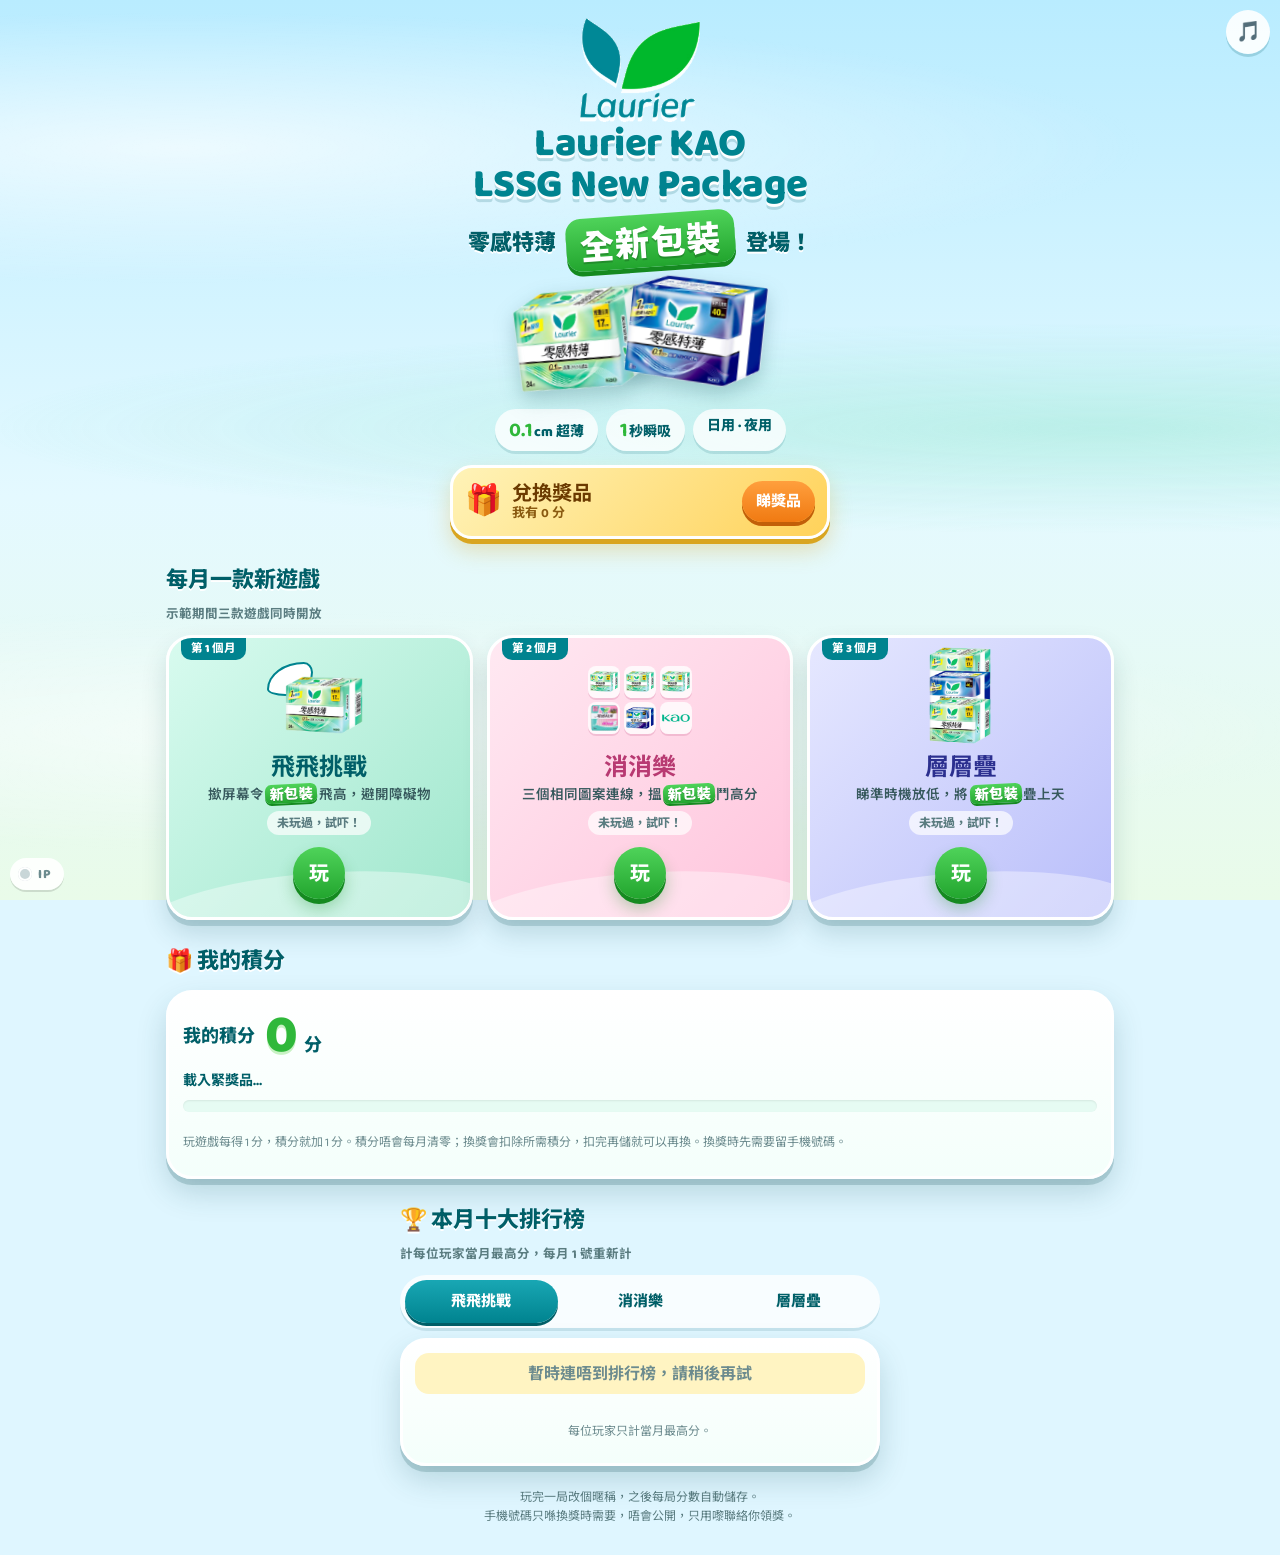
<file: index.html>
<!doctype html>
<html lang="zh-HK">
<head>
<meta charset="utf-8">
<meta name="viewport" content="width=device-width,initial-scale=1,viewport-fit=cover">
<meta name="theme-color" content="#b9ecff">
<title>Laurier KAO LSSG New Package 遊戲大廳</title>
<meta name="description" content="Laurier 零感特薄新包裝小遊戲：飛飛挑戰、消消樂、層層疊。揀一款即玩，挑戰十大排行榜！">
<meta property="og:title" content="Laurier KAO LSSG New Package 遊戲大廳">
<meta property="og:description" content="三款 Laurier 零感特薄新包裝小遊戲，揀一款即玩，挑戰十大排行榜！">
<meta property="og:image" content="shared/assets/new1.png?v=3">
<link rel="icon" href="shared/assets/leaf.png?v=3">
<link rel="apple-touch-icon" href="shared/assets/leaf.png?v=3">
<link rel="preconnect" href="https://fonts.googleapis.com">
<link rel="preconnect" href="https://fonts.gstatic.com" crossorigin>
<link href="https://fonts.googleapis.com/css2?family=Baloo+2:wght@600;800&family=Noto+Sans+HK:wght@500;700;900&display=swap" rel="stylesheet">
<link rel="stylesheet" href="shared/common.css?v=21">
<link rel="stylesheet" href="shared/ip.css?v=16">
<script src="shared/ip.js?v=16"></script>
<link rel="stylesheet" href="hub.css?v=18">
</head>
<body class="hub">
<div class="bubbles" aria-hidden="true"></div>
<button class="icon-btn" id="mute" type="button">🎵</button>

<main class="lobby">
  <header class="hero">
    <span class="ip-badge ip-only">IP 期間限定版</span>
    <img class="ip-art ip-mascot" data-ip-art="mascot.png" alt="">
    <img class="logo" src="shared/assets/logo.png?v=3" alt="Laurier">
    <h1 class="title">Laurier KAO<br>LSSG New Package</h1>
    <p class="np-hero"><span class="np-line">零感特薄</span><span class="np np-big">全新包裝</span><span class="np-line">登場！</span></p>
    <div class="hero-packs" aria-hidden="true">
      <img class="hp hp-day" src="shared/assets/new1.png?v=3" alt="">
      <img class="hp hp-night" src="shared/assets/new2.png?v=3" alt="">
    </div>
    <ul class="chips" aria-label="產品特點">
      <li><b>0.1</b>cm 超薄</li>
      <li><b>1</b>秒瞬吸</li>
      <li>日用 · 夜用</li>
    </ul>
    <button class="rewards-btn" type="button" data-rewards>
      <span class="rb-icon" aria-hidden="true">🎁</span>
      <span class="rb-text"><b>兌換獎品</b><small>我有 <span data-pts>0 分</span></small></span>
      <span class="rb-go">睇獎品</span>
    </button>
  </header>

  <section aria-labelledby="pickTitle">
    <h2 class="sec-title" id="pickTitle">每月一款新遊戲</h2>
    <p class="lb-reset" id="scheduleNote">示範期間三款遊戲同時開放</p>
    <div class="games">
      <a class="game-card g-fly" href="fly/" data-game="fly">
        <span class="month-tag">第 1 個月</span>
        <div class="art" aria-hidden="true">
          <span class="wing"></span>
          <img src="shared/assets/new1.png?v=3" alt="">
        </div>
        <div class="info">
          <h3>飛飛挑戰</h3>
          <p>撳屏幕令<b class="np">新包裝</b>飛高，避開障礙物</p>
          <span class="best" data-best="laurier_fly_best"></span>
        </div>
        <span class="go">玩</span>
      </a>
      <a class="game-card g-match" href="match/" data-game="match">
        <span class="month-tag">第 2 個月</span>
        <div class="art" aria-hidden="true">
          <div class="mini-grid">
            <img src="shared/assets/new1.png?v=3" alt=""><img src="shared/assets/new1.png?v=3" alt=""><img src="shared/assets/new1.png?v=3" alt="">
            <img src="shared/assets/old1.png?v=3" alt=""><img src="shared/assets/new2.png?v=3" alt=""><img src="shared/assets/kao.png?v=3" alt="">
          </div>
        </div>
        <div class="info">
          <h3>消消樂</h3>
          <p>三個相同圖案連線，搵<b class="np">新包裝</b>鬥高分</p>
          <span class="best" data-best="laurier_match_best"></span>
        </div>
        <span class="go">玩</span>
      </a>
      <a class="game-card g-stack" href="stack/" data-game="stack">
        <span class="month-tag">第 3 個月</span>
        <div class="art" aria-hidden="true">
          <img class="s3" src="shared/assets/new1.png?v=3" alt="">
          <img class="s2" src="shared/assets/new2.png?v=3" alt="">
          <img class="s1" src="shared/assets/new1.png?v=3" alt="">
        </div>
        <div class="info">
          <h3>層層疊</h3>
          <p>睇準時機放低，將<b class="np">新包裝</b>疊上天</p>
          <span class="best" data-best="laurier_stack_best"></span>
        </div>
        <span class="go">玩</span>
      </a>
    </div>
  </section>

  <section class="wallet" aria-labelledby="walletTitle">
    <h2 class="sec-title" id="walletTitle">🎁 我的積分</h2>
    <div class="card wallet-card" data-rewards-inline></div>
  </section>

  <section class="board-sec" aria-labelledby="lbTitle">
    <img class="ip-art ip-corner" data-ip-art="corner.png" alt="">
    <h2 class="sec-title" id="lbTitle">🏆 本月十大排行榜</h2>
    <p class="lb-reset">計每位玩家當月最高分，每月 1 號重新計</p>
    <div class="tabs" role="tablist">
      <button type="button" role="tab" class="tab on" data-game="fly" aria-selected="true">飛飛挑戰</button>
      <button type="button" role="tab" class="tab" data-game="match" aria-selected="false">消消樂</button>
      <button type="button" role="tab" class="tab" data-game="stack" aria-selected="false">層層疊</button>
    </div>
    <div class="card board-card">
      <ol class="lb" id="lbList"></ol>
      <p class="lb-note" id="lbNote"></p>
    </div>
  </section>

  <footer class="foot">玩完一局改個暱稱，之後每局分數自動儲存。<br>手機號碼只喺換獎時需要，唔會公開，只用嚟聯絡你領獎。</footer>
</main>



<script src="shared/config.js?v=16"></script>
<script src="shared/common.js?v=16"></script>
<script src="shared/rewards.js?v=21"></script>
<script src="hub.js?v=16"></script>
</body>
</html>
</file>
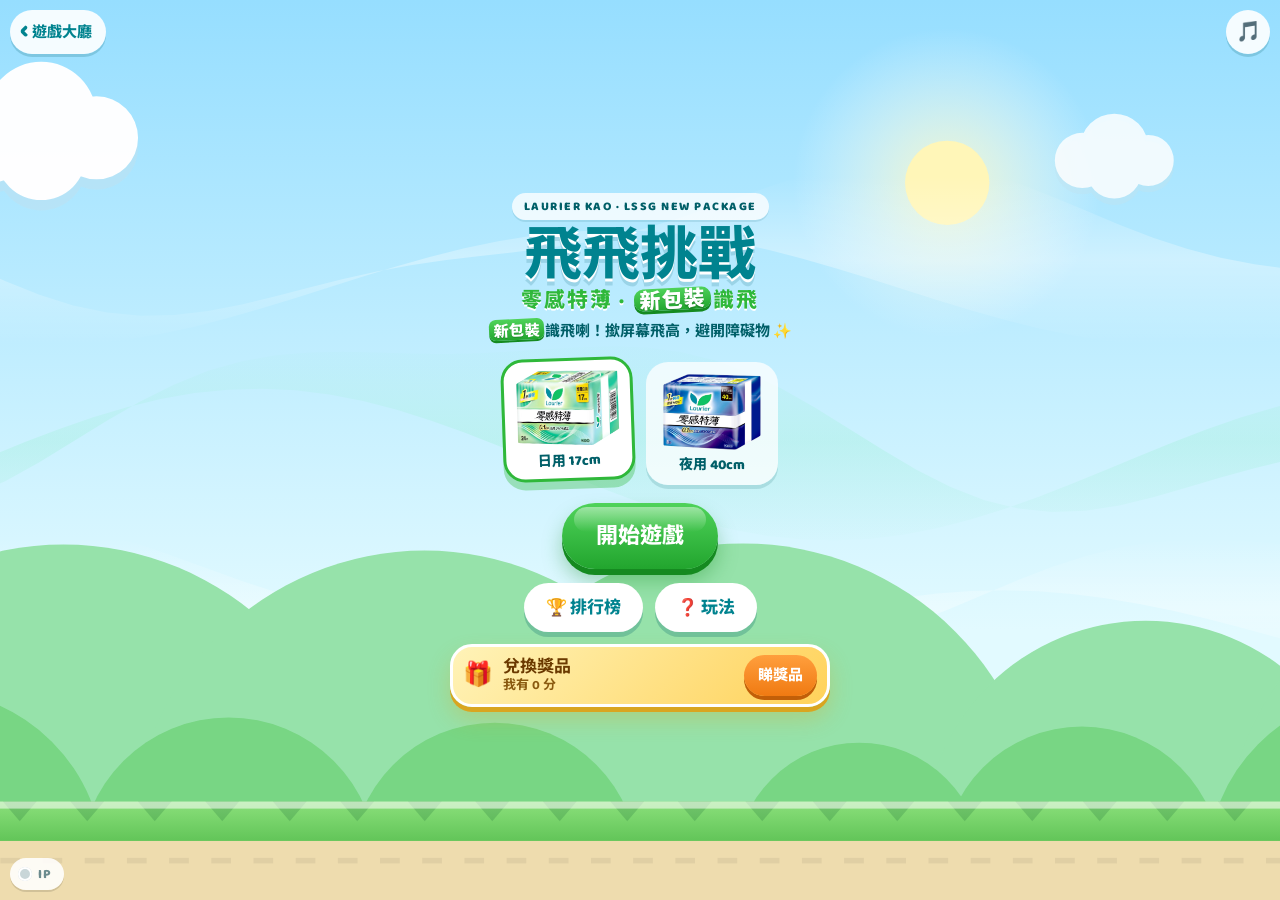
<file: fly/index.html>
<!doctype html>
<html lang="zh-HK">
<head>
<meta charset="utf-8">
<meta name="viewport" content="width=device-width,initial-scale=1,maximum-scale=1,user-scalable=no,viewport-fit=cover">
<meta name="theme-color" content="#b9ecff">
<title>Laurier 零感特薄 飛飛挑戰</title>
<meta name="description" content="Laurier KAO LSSG New Package 小遊戲：撳屏幕令新包裝飛高，避開障礙物，挑戰排行榜！">
<meta property="og:title" content="Laurier 零感特薄 飛飛挑戰">
<meta property="og:description" content="撳屏幕令 Laurier 新包裝飛高，避開障礙物，衝入十大排行榜！">
<meta property="og:image" content="../shared/assets/new1.png?v=3">
<link rel="icon" href="../shared/assets/leaf.png?v=3">
<link rel="apple-touch-icon" href="../shared/assets/leaf.png?v=3">
<link rel="preconnect" href="https://fonts.googleapis.com">
<link rel="preconnect" href="https://fonts.gstatic.com" crossorigin>
<link href="https://fonts.googleapis.com/css2?family=Baloo+2:wght@600;800&family=Noto+Sans+HK:wght@500;700;900&display=swap" rel="stylesheet">
<link rel="stylesheet" href="../shared/common.css?v=21">
<link rel="stylesheet" href="../shared/ip.css?v=18">
<script src="../shared/ip.js?v=18"></script>
<link rel="stylesheet" href="style.css?v=18">
</head>
<body>
<div class="bubbles" aria-hidden="true"></div>
<canvas id="game" aria-label="遊戲畫面"></canvas>

<a class="home-btn" id="lobby" href="../">遊戲大廳</a>
<button class="icon-btn" id="mute" type="button">🎵</button>

<!-- HUD -->
<div id="hud" hidden>
  <div class="hud-score" id="score">0</div>
  <div class="hud-tip" id="tip">撳屏幕飛高！</div>
</div>

<!-- Home -->
<section class="screen" id="home">
  <img class="ip-art ip-mascot" data-ip-art="mascot.png" alt="">
  <span class="eyebrow">Laurier KAO · LSSG New Package</span>
  <h1 class="game-title">飛飛挑戰<small>零感特薄 · <b class="np">新包裝</b>識飛</small></h1>
  <p class="tagline"><b class="np">新包裝</b>識飛喇！撳屏幕飛高，避開障礙物 ✨</p>

  <div class="pick" role="radiogroup" aria-label="揀角色">
    <button type="button" class="pick-item on" data-skin="new1" role="radio" aria-checked="true">
      <img src="../shared/assets/new1.png?v=3" alt="零感特薄 17cm 新包裝"><span>日用 17cm</span>
    </button>
    <button type="button" class="pick-item" data-skin="new2" role="radio" aria-checked="false">
      <img src="../shared/assets/new2.png?v=3" alt="零感特薄 40cm 新包裝"><span>夜用 40cm</span>
    </button>
  </div>

  <button class="btn pulse" id="play" type="button">開始遊戲</button>
  <div class="btn-row">
    <button class="btn ghost" id="openLb" type="button">🏆 排行榜</button>
    <button class="btn ghost" id="openHow" type="button">❓ 玩法</button>
  </div>
  <button class="rewards-btn small" type="button" data-rewards>
    <span class="rb-icon" aria-hidden="true">🎁</span>
    <span class="rb-text"><b>兌換獎品</b><small>我有 <span data-pts>0 分</span></small></span>
    <span class="rb-go">睇獎品</span>
  </button>
</section>

<!-- Game over -->
<section class="screen" id="over" hidden>
  <div class="card pop">
    <h2 id="overTitle">Game Over</h2>
    <div class="sub">今次得分</div>
    <div class="big-score" id="finalScore">0</div>
    <div class="sub" id="bestLine">最佳：0</div>
    <button class="btn share-btn" type="button" data-share>📸 分享成績到 IG</button>

    <form class="submit-form" id="submitForm" novalidate>
      <div class="fields">
        <label for="nick">改個暱稱儲存分數（之後每局自動儲存）</label>
        <input id="nick" name="nick" type="text" maxlength="12" autocomplete="nickname" placeholder="例如：Laurier仔">
        <button class="btn teal small" type="submit">儲存分數 🏆</button>
      </div>
      <p class="form-msg"></p>
    </form>

    <div class="btn-row">
      <button class="btn small" id="again" type="button">再玩一次</button>
      <button class="btn ghost" id="overLb" type="button">排行榜</button>
      <button class="btn ghost" type="button" data-rewards>🎁 兌換獎品</button>
      <a class="btn ghost" href="../">遊戲大廳</a>
    </div>
  </div>
</section>

<!-- Leaderboard modal -->
<div class="modal" id="lbModal" hidden>
  <div class="card pop">
    <button class="close" type="button" data-close aria-label="關閉">×</button>
    <h2>🏆 本月十大排行榜</h2>
    <div class="sub">零感特薄 · 飛飛挑戰</div>
    <ol class="lb" id="lbList"></ol>
    <p class="lb-note" id="lbNote"></p>
  </div>
</div>

<!-- How to play modal -->
<div class="modal" id="howModal" hidden>
  <div class="card pop how">
    <button class="close" type="button" data-close aria-label="關閉">×</button>
    <h2>點樣玩？</h2>
    <ol>
      <li>👆 撳一下屏幕（或者按空白鍵），新包裝就會拍翼飛高。</li>
      <li>🙌 唔撳就會慢慢跌落嚟。</li>
      <li>🌿 每穿過一組障礙物加 1 分。</li>
      <li>⚡ 越飛越快，空位亦會越嚟越窄！</li>
      <li>🏆 每得 1 分，你嘅積分就加 1 分；儲夠積分可以喺「🎁 兌換獎品」換獎品，換咗會扣分，再儲可以再換！</li>
    </ol>
    <button class="btn small" type="button" data-close>明白！</button>
  </div>
</div>

<script src="../shared/config.js?v=18"></script>
<script src="../shared/common.js?v=18"></script>
<script src="../shared/share.js?v=18"></script>
<script src="../shared/spotlight.js?v=19"></script>
<script src="../shared/rewards.js?v=21"></script>
<script src="game.js?v=19"></script>
</body>
</html>
</file>
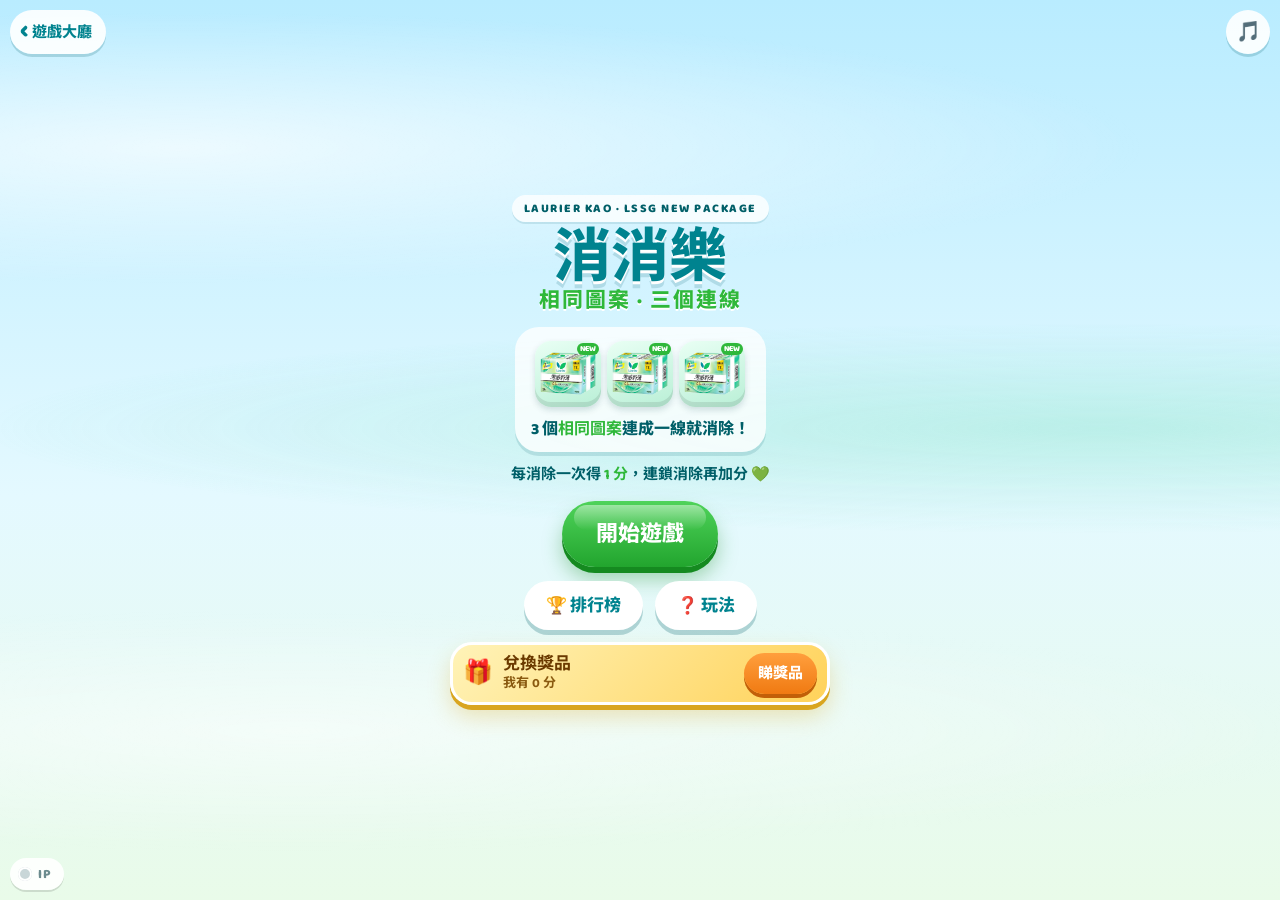
<file: match/index.html>
<!doctype html>
<html lang="zh-HK">
<head>
<meta charset="utf-8">
<meta name="viewport" content="width=device-width,initial-scale=1,maximum-scale=1,user-scalable=no,viewport-fit=cover">
<meta name="theme-color" content="#b9ecff">
<title>Laurier 消消樂</title>
<meta name="description" content="Laurier KAO LSSG New Package 小遊戲：三個相同圖案連成一線就消除，每消除一次得 1 分，挑戰排行榜！">
<meta property="og:title" content="Laurier 消消樂">
<meta property="og:description" content="三個相同圖案連成一線就消除，每消除一次得 1 分！">
<meta property="og:image" content="../shared/assets/new2.png?v=3">
<link rel="icon" href="../shared/assets/leaf.png?v=3">
<link rel="apple-touch-icon" href="../shared/assets/leaf.png?v=3">
<link rel="preconnect" href="https://fonts.googleapis.com">
<link rel="preconnect" href="https://fonts.gstatic.com" crossorigin>
<link href="https://fonts.googleapis.com/css2?family=Baloo+2:wght@600;800&family=Noto+Sans+HK:wght@500;700;900&display=swap" rel="stylesheet">
<link rel="stylesheet" href="../shared/common.css?v=21">
<link rel="stylesheet" href="../shared/ip.css?v=18">
<script src="../shared/ip.js?v=18"></script>
<link rel="stylesheet" href="style.css?v=18">
</head>
<body>
<div class="bubbles" aria-hidden="true"></div>
<a class="home-btn" id="lobby" href="../">遊戲大廳</a>
<button class="icon-btn" id="mute" type="button">🎵</button>

<!-- Home -->
<section class="screen" id="home">
  <img class="ip-art ip-mascot" data-ip-art="mascot.png" alt="">
  <span class="eyebrow">Laurier KAO · LSSG New Package</span>
  <h1 class="game-title">消消樂<small>相同圖案 · 三個連線</small></h1>

  <div class="howto" aria-label="三個相同圖案連成一線就消除">
    <div class="row3">
      <span class="tile-demo t-new"><img src="../shared/assets/new1.png?v=3" alt=""></span>
      <span class="tile-demo t-new"><img src="../shared/assets/new1.png?v=3" alt=""></span>
      <span class="tile-demo t-new"><img src="../shared/assets/new1.png?v=3" alt=""></span>
      <span class="pop-star" aria-hidden="true">✨</span>
    </div>
    <p class="howto-cap">3 個<b>相同圖案</b>連成一線就消除！</p>
  </div>
  <p class="tagline">每消除一次得 <b>1 分</b>，連鎖消除再加分 💚</p>

  <button class="btn pulse" id="play" type="button">開始遊戲</button>
  <div class="btn-row">
    <button class="btn ghost" id="openLb" type="button">🏆 排行榜</button>
    <button class="btn ghost" id="openHow" type="button">❓ 玩法</button>
  </div>
  <button class="rewards-btn small" type="button" data-rewards>
    <span class="rb-icon" aria-hidden="true">🎁</span>
    <span class="rb-text"><b>兌換獎品</b><small>我有 <span data-pts>0 分</span></small></span>
    <span class="rb-go">睇獎品</span>
  </button>
</section>

<!-- Game -->
<section class="screen" id="play-screen" hidden>
  <div class="hud">
    <div class="hud-box"><span class="lbl">分數</span><span class="val" id="score">0</span></div>
    <div class="hud-time">
      <div class="timebar"><i id="timeFill"></i></div>
      <span id="timeText">60</span>
    </div>
    <div class="hud-box"><span class="lbl">最佳</span><span class="val" id="best">0</span></div>
  </div>
  <div class="board-wrap">
    <img class="ip-art ip-peek" data-ip-art="win.png" alt="">
    <div class="board" id="board"></div>
    <div class="shout" id="shout"></div>
  </div>
  <p class="hint-line">💡 滑動或者撳兩格相鄰嘅包裝交換位置</p>
</section>

<!-- Game over -->
<section class="screen" id="over" hidden>
  <div class="card pop">
    <h2 id="overTitle">時間到！</h2>
    <div class="sub">今次得分</div>
    <div class="big-score" id="finalScore">0</div>
    <div class="sub" id="bestLine">最佳：0</div>
    <button class="btn share-btn" type="button" data-share>📸 分享成績到 IG</button>
    <div class="stats" id="stats"></div>

    <form class="submit-form" id="submitForm" novalidate>
      <div class="fields">
        <label for="nick">改個暱稱儲存分數（之後每局自動儲存）</label>
        <input id="nick" name="nick" type="text" maxlength="12" autocomplete="nickname" placeholder="例如：Laurier仔">
        <button class="btn teal small" type="submit">儲存分數 🏆</button>
      </div>
      <p class="form-msg"></p>
    </form>

    <div class="btn-row">
      <button class="btn small" id="again" type="button">再玩一次</button>
      <button class="btn ghost" id="overLb" type="button">排行榜</button>
      <button class="btn ghost" type="button" data-rewards>🎁 兌換獎品</button>
      <a class="btn ghost" href="../">遊戲大廳</a>
    </div>
  </div>
</section>

<div class="modal" id="lbModal" hidden>
  <div class="card pop">
    <button class="close" type="button" data-close aria-label="關閉">×</button>
    <h2>🏆 本月十大排行榜</h2>
    <div class="sub">消消樂</div>
    <ol class="lb" id="lbList"></ol>
    <p class="lb-note" id="lbNote"></p>
  </div>
</div>

<div class="modal" id="howModal" hidden>
  <div class="card pop how">
    <button class="close" type="button" data-close aria-label="關閉">×</button>
    <h2>點樣玩？</h2>
    <ol>
      <li>👉 滑動（或者撳兩格）交換相鄰嘅包裝。</li>
      <li>✨ 三個或以上<b>相同圖案</b>連成一線就消除。</li>
      <li>💚 每消除一次得 1 分；跌落嚟自動連鎖消除，每次都再加 1 分！</li>
      <li>⚡ 連四個：變「直線清除」包裝；連五個或者 L／T 形：變「葉仔炸彈」！</li>
      <li>⏱️ 限時 60 秒，消除得越多次分數越高。</li>
      <li>🏆 每得 1 分，你嘅積分就加 1 分；儲夠積分可以喺「🎁 兌換獎品」換獎品，換咗會扣分，再儲可以再換！</li>
    </ol>
    <button class="btn small" type="button" data-close>明白！</button>
  </div>
</div>

<script src="../shared/config.js?v=18"></script>
<script src="../shared/common.js?v=18"></script>
<script src="../shared/share.js?v=18"></script>
<script src="../shared/spotlight.js?v=19"></script>
<script src="../shared/rewards.js?v=21"></script>
<script src="game.js?v=19"></script>
</body>
</html>
</file>
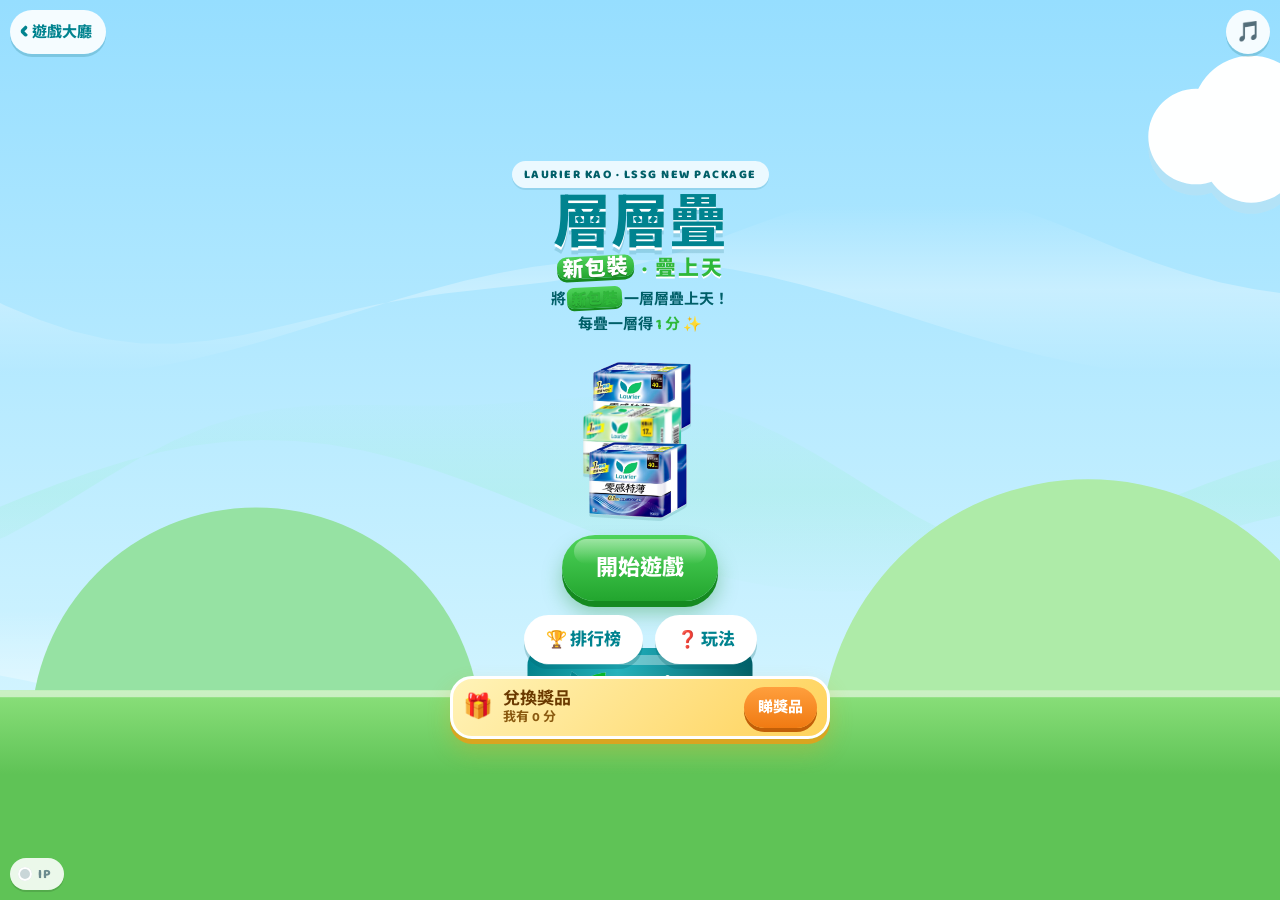
<file: stack/index.html>
<!doctype html>
<html lang="zh-HK">
<head>
<meta charset="utf-8">
<meta name="viewport" content="width=device-width,initial-scale=1,maximum-scale=1,user-scalable=no,viewport-fit=cover">
<meta name="theme-color" content="#b9ecff">
<title>Laurier 新包裝層層疊</title>
<meta name="description" content="Laurier KAO LSSG New Package 小遊戲：撳屏幕將新包裝疊高，疊得越高分數越高，挑戰排行榜！">
<meta property="og:title" content="Laurier 新包裝層層疊">
<meta property="og:description" content="將 Laurier 新包裝一層層疊上天，每疊一層得 1 分！">
<meta property="og:image" content="../shared/assets/new1.png?v=3">
<link rel="icon" href="../shared/assets/leaf.png?v=3">
<link rel="apple-touch-icon" href="../shared/assets/leaf.png?v=3">
<link rel="preconnect" href="https://fonts.googleapis.com">
<link rel="preconnect" href="https://fonts.gstatic.com" crossorigin>
<link href="https://fonts.googleapis.com/css2?family=Baloo+2:wght@600;800&family=Noto+Sans+HK:wght@500;700;900&display=swap" rel="stylesheet">
<link rel="stylesheet" href="../shared/common.css?v=21">
<link rel="stylesheet" href="../shared/ip.css?v=18">
<script src="../shared/ip.js?v=18"></script>
<link rel="stylesheet" href="style.css?v=18">
</head>
<body>
<div class="bubbles" aria-hidden="true"></div>
<canvas id="game" aria-label="遊戲畫面"></canvas>

<a class="home-btn" id="lobby" href="../">遊戲大廳</a>
<button class="icon-btn" id="mute" type="button">🎵</button>

<div id="hud" hidden>
  <div class="hud-score" id="score">0</div>
  <div class="hud-sub" id="height">0 層</div>
  <div class="hud-tip" id="tip">撳屏幕放低包裝！</div>
</div>

<section class="screen" id="home">
  <img class="ip-art ip-mascot" data-ip-art="mascot.png" alt="">
  <span class="eyebrow">Laurier KAO · LSSG New Package</span>
  <h1 class="game-title">層層疊<small><b class="np">新包裝</b> · 疊上天</small></h1>
  <p class="tagline">將<b class="np">新包裝</b>一層層疊上天！<br>每疊一層得 <b>1 分</b> ✨</p>

  <div class="demo" aria-hidden="true">
    <img src="../shared/assets/new2.png?v=3" alt="" class="d3">
    <img src="../shared/assets/new1.png?v=3" alt="" class="d2">
    <img src="../shared/assets/new2.png?v=3" alt="" class="d1">
  </div>

  <button class="btn pulse" id="play" type="button">開始遊戲</button>
  <div class="btn-row">
    <button class="btn ghost" id="openLb" type="button">🏆 排行榜</button>
    <button class="btn ghost" id="openHow" type="button">❓ 玩法</button>
  </div>
  <button class="rewards-btn small" type="button" data-rewards>
    <span class="rb-icon" aria-hidden="true">🎁</span>
    <span class="rb-text"><b>兌換獎品</b><small>我有 <span data-pts>0 分</span></small></span>
    <span class="rb-go">睇獎品</span>
  </button>
</section>

<section class="screen" id="over" hidden>
  <div class="card pop">
    <h2 id="overTitle">塌咗！</h2>
    <div class="sub">今次得分</div>
    <div class="big-score" id="finalScore">0</div>
    <div class="sub" id="bestLine">最佳：0</div>
    <button class="btn share-btn" type="button" data-share>📸 分享成績到 IG</button>
    <div class="stats" id="stats"></div>

    <form class="submit-form" id="submitForm" novalidate>
      <div class="fields">
        <label for="nick">改個暱稱儲存分數（之後每局自動儲存）</label>
        <input id="nick" name="nick" type="text" maxlength="12" autocomplete="nickname" placeholder="例如：Laurier仔">
        <button class="btn teal small" type="submit">儲存分數 🏆</button>
      </div>
      <p class="form-msg"></p>
    </form>

    <div class="btn-row">
      <button class="btn small" id="again" type="button">再玩一次</button>
      <button class="btn ghost" id="overLb" type="button">排行榜</button>
      <button class="btn ghost" type="button" data-rewards>🎁 兌換獎品</button>
      <a class="btn ghost" href="../">遊戲大廳</a>
    </div>
  </div>
</section>

<div class="modal" id="lbModal" hidden>
  <div class="card pop">
    <button class="close" type="button" data-close aria-label="關閉">×</button>
    <h2>🏆 本月十大排行榜</h2>
    <div class="sub">新包裝 · 層層疊</div>
    <ol class="lb" id="lbList"></ol>
    <p class="lb-note" id="lbNote"></p>
  </div>
</div>

<div class="modal" id="howModal" hidden>
  <div class="card pop how">
    <button class="close" type="button" data-close aria-label="關閉">×</button>
    <h2>點樣玩？</h2>
    <ol>
      <li>↔️ 新包裝會喺上面左右移動。</li>
      <li>👆 撳一下屏幕（或者按空白鍵），包裝就會跌落去疊喺頂。</li>
      <li>🎯 每疊一層得 1 分；對得啱啱好係 <b>Perfect</b>，座塔會更穩陣！</li>
      <li>⚠️ 疊歪咗，上面太重偏出下面嘅包裝，成座就會塌。</li>
      <li>⚡ 越疊越高，包裝移動得越快！</li>
      <li>🏆 每得 1 分，你嘅積分就加 1 分；儲夠積分可以喺「🎁 兌換獎品」換獎品，換咗會扣分，再儲可以再換！</li>
    </ol>
    <button class="btn small" type="button" data-close>明白！</button>
  </div>
</div>

<script src="../shared/config.js?v=18"></script>
<script src="../shared/common.js?v=18"></script>
<script src="../shared/share.js?v=18"></script>
<script src="../shared/spotlight.js?v=19"></script>
<script src="../shared/rewards.js?v=21"></script>
<script src="game.js?v=19"></script>
</body>
</html>
</file>
<file: shared/common.css>
:root {
  --teal: #00838f;
  --teal-dark: #005f68;
  --green: #2fb83a;
  --green-light: #c9f2c4;
  --mint: #e6fbf3;
  --sky: #bfeaff;
  --pink: #ff7eb6;
  --yellow: #ffd84d;
  --ink: #17363a;
  --white: #ffffff;
  --card-shadow: 0 6px 0 rgba(0, 70, 76, .18), 0 14px 30px rgba(0, 70, 76, .18);
  --font: 'Baloo 2', 'Noto Sans HK', 'PingFang HK', 'Microsoft JhengHei', system-ui, sans-serif;
}
* { box-sizing: border-box; -webkit-tap-highlight-color: transparent; }
html, body { margin: 0; height: 100%; }
body {
  font-family: var(--font);
  color: var(--ink);
  background: linear-gradient(180deg, #b9ecff 0%, #e4f9ff 55%, #e9fbe9 100%);
  overflow: hidden;
  overscroll-behavior: none;
  touch-action: manipulation;
  -webkit-user-select: none; user-select: none;
}
button { font-family: inherit; cursor: pointer; }

/* floating decorative bubbles */
.bubbles { position: fixed; inset: 0; pointer-events: none; overflow: hidden; z-index: 0; }
.bubbles span {
  position: absolute; bottom: -60px; border-radius: 50%;
  background: radial-gradient(circle at 30% 30%, #fff, rgba(255,255,255,.35) 45%, rgba(255,255,255,.08) 70%);
  border: 2px solid rgba(255,255,255,.7);
  animation: rise linear infinite;
}
@keyframes rise { to { transform: translateY(-120vh) translateX(30px); } }

.screen {
  position: fixed; inset: 0; z-index: 5;
  display: flex; flex-direction: column; align-items: center; justify-content: center;
  padding: max(16px, env(safe-area-inset-top)) 16px max(16px, env(safe-area-inset-bottom));
  overflow-y: auto;
}
.screen[hidden] { display: none; }

.logo { width: min(150px, 38vw); filter: drop-shadow(0 4px 0 rgba(255,255,255,.9)); }
.title {
  margin: 6px 0 2px; text-align: center; line-height: 1.02;
  font-size: clamp(30px, 9vw, 46px); font-weight: 800; color: var(--teal);
  text-shadow: 0 3px 0 #fff, 0 6px 0 rgba(0, 95, 104, .18);
  letter-spacing: -.5px;
}
.title small { display: block; font-size: .5em; color: var(--green); letter-spacing: 1px; }
.tagline { margin: 4px 0 14px; font-weight: 700; color: var(--teal-dark); text-align: center; font-size: 15px; }

.btn {
  border: 0; border-radius: 999px; padding: 14px 34px;
  font-size: 22px; font-weight: 800; color: #fff;
  background: linear-gradient(180deg, #4fd35a, #22a52e);
  box-shadow: 0 6px 0 #158a20, 0 12px 20px rgba(21, 138, 32, .35);
  transition: transform .08s;
}
.btn:active { transform: translateY(4px); box-shadow: 0 2px 0 #158a20; }
.btn.teal { background: linear-gradient(180deg, #19a7b4, #00838f); box-shadow: 0 6px 0 #005f68, 0 12px 20px rgba(0, 95, 104, .3); }
.btn.teal:active { box-shadow: 0 2px 0 #005f68; }
.btn.ghost { background: #fff; color: var(--teal); box-shadow: 0 5px 0 rgba(0, 95, 104, .25); font-size: 17px; padding: 10px 22px; }
.btn.small { font-size: 17px; padding: 10px 22px; }
.btn:disabled { opacity: .6; }
.btn-row { display: flex; gap: 12px; flex-wrap: wrap; justify-content: center; margin-top: 14px; }

.pulse { animation: pulse 1.4s ease-in-out infinite; }
@keyframes pulse { 50% { transform: scale(1.06); } }

.icon-btn {
  position: fixed; z-index: 30; top: max(10px, env(safe-area-inset-top)); right: 10px;
  width: 44px; height: 44px; border-radius: 50%; border: 0; font-size: 20px;
  background: rgba(255,255,255,.9); box-shadow: 0 3px 0 rgba(0,95,104,.2);
}

.card {
  background: #fff; border-radius: 26px; padding: 18px 18px 16px;
  width: min(380px, 100%); box-shadow: var(--card-shadow); text-align: center;
  border: 3px solid #fff; position: relative;
}
.card h2 { margin: 0 0 4px; font-size: 26px; color: var(--teal); }
.big-score { font-size: 64px; font-weight: 800; line-height: 1; color: var(--green); text-shadow: 0 4px 0 var(--green-light); }
.sub { color: #5a7c80; font-weight: 600; font-size: 14px; }

/* leaderboard list */
.lb { list-style: none; margin: 10px 0 0; padding: 0; text-align: left; }
.lb li {
  display: flex; align-items: center; gap: 10px; padding: 7px 12px; margin-bottom: 5px;
  background: var(--mint); border-radius: 14px; font-weight: 700;
}
.lb li:nth-child(1) { background: #fff4c2; }
.lb li:nth-child(2) { background: #eef2f6; }
.lb li:nth-child(3) { background: #ffe6d4; }
.lb li.me { outline: 3px solid var(--green); }
.lb .rk { width: 28px; text-align: center; font-size: 18px; }
.lb .nm { flex: 1; overflow: hidden; text-overflow: ellipsis; white-space: nowrap; }
.lb .sc { font-size: 20px; color: var(--teal); }
.lb .lb-empty { justify-content: center; color: #6c8b8e; background: transparent; }
.lb-note { font-size: 12px; color: #6c8b8e; margin-top: 8px; }

/* score form */
.submit-form { margin-top: 12px; text-align: left; }
.submit-form label { display: block; font-weight: 700; font-size: 14px; margin: 8px 0 4px; }
.submit-form input[type=text], .submit-form input[type=tel] {
  width: 100%; padding: 11px 14px; font-size: 17px; font-family: inherit;
  border: 2.5px solid #bfe7e0; border-radius: 14px; outline: none; background: #f7fffc;
  -webkit-user-select: text; user-select: text;
}
.submit-form input:focus { border-color: var(--teal); }
.submit-form .agree { display: flex; gap: 8px; align-items: flex-start; font-size: 12px; font-weight: 500; color: #4f6f72; line-height: 1.4; }
.submit-form .agree input { margin-top: 2px; width: 18px; height: 18px; flex: none; }
.submit-form .form-msg { min-height: 20px; font-size: 14px; font-weight: 700; color: #e0527f; text-align: center; margin: 6px 0 0; }
.submit-form.done .form-msg { color: var(--green); }
.submit-form.done .fields { display: none; }
.submit-form button { width: 100%; margin-top: 8px; }

.foot { margin-top: 14px; font-size: 12px; color: #5a7c80; text-align: center; }
.foot a { color: var(--teal); font-weight: 700; }

.modal { position: fixed; inset: 0; z-index: 40; background: rgba(0, 60, 66, .35); display: flex; align-items: center; justify-content: center; padding: 16px; overflow-y: auto; }
.modal[hidden] { display: none; }
.modal .close { position: absolute; top: 8px; right: 10px; border: 0; background: none; font-size: 26px; color: #7aa; }

.pop { animation: pop .35s cubic-bezier(.2, 1.6, .5, 1) both; }
@keyframes pop { from { transform: scale(.6); opacity: 0; } }

/* ---------- brand layer (shared by lobby and games) ---------- */
:root {
  --night: #2b2f8f;
  --night-deep: #1b1d5c;
  --lav: #c9cbf7;
  --glass: rgba(255, 255, 255, .78);
}
body::before {
  /* soft ribbons, like the waves printed on the new pack */
  content: ''; position: fixed; inset: -10% -40%; z-index: 0; pointer-events: none; opacity: .9;
  background:
    radial-gradient(60% 18% at 30% 22%, rgba(255,255,255,.75), transparent 70%),
    radial-gradient(70% 14% at 70% 48%, rgba(120,225,190,.38), transparent 70%),
    radial-gradient(65% 16% at 35% 76%, rgba(255,255,255,.6), transparent 70%);
  animation: drift 16s ease-in-out infinite alternate;
}
@keyframes drift { from { transform: translateX(-4%) rotate(-5deg); } to { transform: translateX(4%) rotate(-2deg); } }

.eyebrow {
  display: inline-block; font-size: 12px; font-weight: 800; letter-spacing: 1.5px; text-transform: uppercase;
  color: var(--teal-dark); background: var(--glass); border-radius: 99px; padding: 4px 12px; margin-bottom: 4px;
  box-shadow: 0 2px 0 rgba(0,95,104,.12);
}
.game-title {
  margin: 4px 0 2px; text-align: center; line-height: 1.05; text-wrap: balance;
  font-size: clamp(38px, 12vw, 58px); font-weight: 800; color: var(--teal);
  text-shadow: 0 3px 0 #fff, 0 7px 0 rgba(0, 95, 104, .16);
}
.game-title small { display: block; font-size: .36em; color: var(--green); letter-spacing: 2px; text-shadow: 0 2px 0 #fff; }

.home-btn {
  position: fixed; z-index: 30; top: max(10px, env(safe-area-inset-top)); left: 10px;
  height: 44px; padding: 0 14px 0 10px; border-radius: 99px; border: 0;
  display: inline-flex; align-items: center; gap: 4px; text-decoration: none;
  font: 800 15px var(--font); color: var(--teal);
  background: rgba(255,255,255,.9); box-shadow: 0 3px 0 rgba(0,95,104,.2);
}
.home-btn::before { content: '‹'; font-size: 26px; line-height: 1; margin-top: -4px; }
.home-btn:active, .icon-btn:active { transform: translateY(2px); }

.card { background: linear-gradient(180deg, #fff, #f4fffb); }
.big-score { animation: pop .45s cubic-bezier(.2, 1.6, .5, 1) both; }
.btn { position: relative; overflow: hidden; }
.btn::after { /* glossy highlight */
  content: ''; position: absolute; left: 8%; right: 8%; top: 4px; height: 38%; border-radius: 99px;
  background: linear-gradient(180deg, rgba(255,255,255,.45), rgba(255,255,255,0)); pointer-events: none;
}
.btn.ghost::after { display: none; }
a:focus-visible, button:focus-visible, input:focus-visible { outline: 3px solid var(--yellow); outline-offset: 2px; }

@media (prefers-reduced-motion: reduce) {
  body::before, .bubbles span, .pulse { animation: none !important; }
}
.home-btn[hidden] { display: none; }

/* ---------- lucky wheel ---------- */
.wheel-modal { z-index: 60; }
.wheel-card { width: min(400px, 100%); }
.wheel-sub { min-height: 20px; margin-bottom: 4px; }
.wheel-wrap { position: relative; width: min(300px, 76vw); aspect-ratio: 1; margin: 8px auto 12px; }
.wheel-canvas { width: 100%; height: 100%; display: block; filter: drop-shadow(0 8px 12px rgba(0,70,76,.25)); }
.wheel-pointer {
  position: absolute; left: 50%; top: -8px; translate: -50% 0; width: 0; height: 0; z-index: 2;
  border-left: 16px solid transparent; border-right: 16px solid transparent; border-top: 30px solid #ff4f8b;
  filter: drop-shadow(0 3px 0 rgba(0,0,0,.18));
}
.wheel-pointer::after { content: ''; position: absolute; left: -7px; top: -30px; width: 14px; height: 14px; border-radius: 50%; background: #fff; }
.wheel-go { width: 70%; }
.wheel-msg { margin: 12px 0 6px; font-weight: 700; line-height: 1.5; color: var(--teal-dark); }
.wheel-result b { font-size: 26px; color: var(--green); }
.wheel-result small { color: #5a7c80; }
.wheel-check { text-align: left; }
.wheel-check label { display: block; font-weight: 700; font-size: 14px; margin: 8px 0 4px; }
.wheel-check input { width: 100%; padding: 11px 14px; font: 600 17px var(--font); border: 2.5px solid #bfe7e0; border-radius: 14px; background: #f7fffc; -webkit-user-select: text; user-select: text; }
.wheel-check button { width: 100%; margin-top: 10px; }
.wheel-check .form-msg { min-height: 20px; font-size: 14px; font-weight: 700; color: #e0527f; text-align: center; margin: 6px 0 0; }
.spin-list { list-style: none; margin: 8px 0 0; padding: 0; text-align: left; }
.spin-list li { display: flex; align-items: center; justify-content: space-between; gap: 10px; padding: 10px 12px; margin-bottom: 6px; background: var(--mint); border-radius: 14px; font-size: 15px; }
.spin-list .btn { padding: 6px 18px; font-size: 15px; }
.spin-list .won { color: var(--green); font-weight: 800; font-size: 13px; text-align: right; }
.spin-list .nope { color: #6c8b8e; font-weight: 700; font-size: 13px; }
.spin-cta { width: 100%; margin-top: 8px; background: linear-gradient(180deg, #ff8fbe, #f0559a); box-shadow: 0 6px 0 #c23b77, 0 12px 20px rgba(194,59,119,.3); }
.spin-cta:active { box-shadow: 0 2px 0 #c23b77; }
.spin-cta[hidden] { display: none; }
.submit-form.done .spin-cta { display: block; }
.confetti { position: absolute; top: 45%; width: 8px; height: 12px; border-radius: 2px; animation: confetti 1.5s ease-out forwards; pointer-events: none; }
@keyframes confetti { to { transform: translate(var(--dx), var(--dy)) rotate(var(--r)); opacity: 0; } }
.wheel-check .agree { display: flex; gap: 8px; align-items: flex-start; font-size: 12px; font-weight: 500; color: #4f6f72; line-height: 1.4; }
.wheel-check .agree input { width: 18px; height: 18px; margin-top: 2px; flex: none; padding: 0; }
.link-btn { display: block; width: 100%; margin-top: 10px; border: 0; background: none; font: 600 13px var(--font); color: var(--teal); text-decoration: underline; }
.submit-form .form-msg .gain { font-size: 22px; color: var(--green); }
.submit-form.done .form-msg { line-height: 1.5; }

/* ---------- points and rewards ---------- */
.wallet-card { width: 100%; text-align: left; padding: 16px 14px 12px; }
.pts-row { display: flex; align-items: baseline; gap: 6px; }
.pts-row .pts { font-size: 54px; line-height: 1; font-weight: 800; color: var(--green); text-shadow: 0 3px 0 var(--green-light); font-variant-numeric: tabular-nums; }
.pts-row span { font-weight: 800; color: var(--teal-dark); font-size: 18px; }
.pts-next { margin: 6px 0 8px; font-weight: 700; font-size: 14px; color: var(--teal-dark); }
.pts-bar { height: 12px; border-radius: 99px; background: var(--mint); overflow: hidden; box-shadow: inset 0 1px 2px rgba(0,0,0,.08); }
.pts-bar i { display: block; height: 100%; width: 0; border-radius: 99px; background: linear-gradient(90deg, var(--green), #a6e86b); transition: width .6s ease; }
.tiers { list-style: none; margin: 12px 0 0; padding: 0; display: flex; flex-direction: column; gap: 6px; }
.tiers li { display: flex; align-items: center; gap: 10px; padding: 9px 10px; border-radius: 14px; background: var(--mint); }
.tiers li.ready { background: #fff4c2; }
.t-tier { flex: none; padding: 2px 8px; border-radius: 8px; font-size: 11.5px; font-weight: 800; color: #fff; background: var(--teal); white-space: nowrap; }
.t-info { flex: 1; min-width: 0; display: flex; flex-direction: column; line-height: 1.25; }
.t-info b { font-size: 15px; }
.t-info small { font-size: 12px; font-weight: 700; color: #5a7c80; }
.tiers .btn { flex: none; padding: 6px 16px; font-size: 15px; }
.t-wait { flex: none; font-size: 12.5px; font-weight: 700; color: #6c8b8e; }
.t-done { flex: none; font-size: 13px; font-weight: 800; color: var(--green); }
.redeem-what { display: flex; align-items: center; justify-content: center; gap: 8px; margin: 8px 0 0; font-size: 18px; }
.redeem-ok { font-weight: 700; line-height: 1.6; }
.redeem-ok b { font-size: 22px; color: var(--green); }
.pts-label { font-weight: 800; font-size: 13px; color: #5a7c80; margin-right: 4px; align-self: center; }
.rewards-card { width: min(400px, 100%); text-align: left; }
.rewards-card h2 { text-align: center; }
.rewards-card .pts-row .pts { font-size: 46px; }

/* 兌換獎品 button */
.rewards-btn {
  width: min(380px, 100%); display: flex; align-items: center; gap: 10px; text-align: left; margin-top: 14px; padding: 10px 12px;
  border: 3px solid #fff; border-radius: 22px; font-family: var(--font); color: #6b3a00; cursor: pointer;
  background: linear-gradient(135deg, #fff3b8, #ffd25a); box-shadow: 0 5px 0 #d9a520, 0 12px 22px rgba(217,165,32,.3);
}
.rewards-btn:active { transform: translateY(3px); box-shadow: 0 2px 0 #d9a520; }
.rewards-btn .rb-icon { font-size: 30px; animation: rbWiggle 2s ease-in-out infinite; }
@keyframes rbWiggle { 0%, 80%, 100% { rotate: 0deg; } 85% { rotate: -12deg; } 90% { rotate: 12deg; } 95% { rotate: -6deg; } }
.rewards-btn .rb-text { flex: 1; min-width: 0; display: flex; flex-direction: column; line-height: 1.2; }
.rewards-btn .rb-text b { font-size: 20px; }
.rewards-btn .rb-text small { font-size: 13px; font-weight: 700; color: #8a5a10; }
.rewards-btn .rb-go { flex: none; padding: 8px 14px; border-radius: 99px; font-weight: 800; font-size: 15px; color: #fff; background: linear-gradient(180deg, #ff9f3d, #f07a12); box-shadow: 0 4px 0 #c25f08; }
.rewards-btn.small { margin-top: 12px; padding: 8px 10px; }
.rewards-btn.small .rb-icon { font-size: 24px; }
.rewards-btn.small .rb-text b { font-size: 17px; }
html.ip .rewards-btn { color: #7a1d4a; background: linear-gradient(135deg, #fff0f6, #ffc4dc); box-shadow: 0 5px 0 #e0789f, 0 12px 22px rgba(224,120,159,.3); }
html.ip .rewards-btn .rb-text small { color: #9a4a6c; }
html.ip .rewards-btn .rb-go { background: linear-gradient(180deg, #ff8fbe, #e0457b); box-shadow: 0 4px 0 #b8325f; }
@media (prefers-reduced-motion: reduce) { .rewards-btn .rb-icon { animation: none; } }

/* 分享成績 */
.share-btn { display: block; width: 100%; margin: 12px 0 2px; font-size: 19px; padding: 12px 18px;
  background: linear-gradient(135deg, #feda75, #fa7e1e 30%, #d62976 60%, #962fbf 85%, #4f5bd5); box-shadow: 0 6px 0 #8a2470, 0 12px 20px rgba(150,47,191,.3); }
.share-btn:active { box-shadow: 0 2px 0 #8a2470; }
.share-btn[hidden] { display: none; }
html.ip .share-btn { background: linear-gradient(135deg, #feda75, #fa7e1e 30%, #d62976 60%, #962fbf 85%, #4f5bd5); box-shadow: 0 6px 0 #8a2470; }
.share-modal { z-index: 65; }
.share-card { width: min(420px, 100%); }
.share-preview { display: flex; justify-content: center; margin: 8px 0 10px; min-height: 120px; align-items: center; }
.share-preview img { width: min(250px, 62vw); aspect-ratio: 9 / 16; border-radius: 16px; box-shadow: 0 8px 22px rgba(0,60,70,.25); -webkit-user-select: auto; user-select: auto; -webkit-touch-callout: default; }
.share-actions { display: flex; flex-direction: column; gap: 10px; }
.share-actions .btn { width: 100%; font-size: 18px; padding: 12px 16px; text-align: center; text-decoration: none; }
.share-actions [data-act=share] { background: linear-gradient(135deg, #feda75, #fa7e1e 30%, #d62976 60%, #962fbf 85%, #4f5bd5); box-shadow: 0 6px 0 #8a2470; }
.share-msg { text-align: center; color: var(--teal-dark) !important; font-weight: 700; font-size: 13.5px; min-height: 18px; }

/* ---------- 新包裝 spotlight (first game only) ---------- */
.spot { position: fixed; inset: 0; z-index: 90; cursor: pointer; opacity: 0; transition: opacity .25s; touch-action: none; }
.spot.in { opacity: 1; } .spot.out { opacity: 0; }
.spot-hole { position: absolute; border-radius: 50%; box-shadow: 0 0 0 200vmax rgba(0, 20, 25, .72); pointer-events: none; }
.spot-ring { position: absolute; border-radius: 50%; border: 5px solid #fff; box-shadow: 0 0 0 6px rgba(255,216,77,.85), 0 0 26px 8px rgba(255,216,77,.75); pointer-events: none; animation: spotPulse 1.2s ease-in-out infinite; }
@keyframes spotPulse { 50% { transform: scale(1.07); box-shadow: 0 0 0 10px rgba(255,216,77,.6), 0 0 40px 14px rgba(255,216,77,.6); } }
.spot-text { position: absolute; left: 50%; translate: -50% 0; width: min(340px, 88vw); text-align: center; color: #fff; pointer-events: none; }
.spot-badge { display: inline-block; padding: 2px 12px; border-radius: 99px; font: 800 16px 'Baloo 2', sans-serif; letter-spacing: 2px; color: #fff; background: linear-gradient(180deg, #4fd35a, #22a52e); box-shadow: 0 3px 0 #158a20; animation: pulse 1.2s ease-in-out infinite; }
.spot-title { display: block; margin: 6px 0 8px; font: 900 34px/1.1 'Noto Sans HK', sans-serif; letter-spacing: 2px; text-shadow: 0 3px 0 rgba(0,0,0,.35); }
.spot-title em { font-style: normal; font-size: 56px; color: #ffe066; -webkit-text-stroke: 2px #fff; paint-order: stroke fill; text-shadow: 0 4px 0 #e0a800, 0 8px 18px rgba(0,0,0,.4); }
.spot-tap { display: inline-block; padding: 8px 18px; border-radius: 99px; font: 800 17px 'Noto Sans HK', sans-serif; background: rgba(255,255,255,.18); border: 2px solid rgba(255,255,255,.6); animation: tapBlink 1.4s ease-in-out infinite; }
@keyframes tapBlink { 50% { opacity: .55; } }
.spot-arrow { position: absolute; width: 44px; height: 62px; pointer-events: none; }
.spot-arrow::before { content: ''; position: absolute; left: 15px; width: 14px; height: 34px; border-radius: 7px; background: #ffe066; box-shadow: 0 3px 0 #e0a800; }
.spot-arrow::after { content: ''; position: absolute; left: 0; width: 0; height: 0; border-left: 22px solid transparent; border-right: 22px solid transparent; }
.spot-arrow.down::before { top: 0; } .spot-arrow.down::after { top: 30px; border-top: 30px solid #ffe066; }
.spot-arrow.up::before { bottom: 0; } .spot-arrow.up::after { bottom: 30px; border-bottom: 30px solid #ffe066; }
.spot-arrow.down { animation: arrowDown .8s ease-in-out infinite; } .spot-arrow.up { animation: arrowUp .8s ease-in-out infinite; }
@keyframes arrowDown { 50% { translate: 0 10px; } } @keyframes arrowUp { 50% { translate: 0 -10px; } }
html.ip .spot-ring { box-shadow: 0 0 0 6px rgba(255,143,190,.9), 0 0 26px 8px rgba(255,143,190,.8); }
html.ip .spot-badge { background: linear-gradient(180deg, #ff8fbe, #e0457b); box-shadow: 0 3px 0 #b8325f; }
@media (prefers-reduced-motion: reduce) { .spot-ring, .spot-arrow, .spot-tap, .spot-badge { animation: none; } }

/* ---------- 新包裝 as a sticker word ---------- */
.np {
  display: inline-block; padding: 0 .28em; margin: 0 .08em; border-radius: .45em; rotate: -3deg;
  font-family: 'Noto Sans HK', sans-serif; font-weight: 900; color: #fff; letter-spacing: .04em;
  background: linear-gradient(180deg, #4fd35a, #22a52e); box-shadow: 0 .14em 0 #158a20;
  text-shadow: 0 .06em 0 rgba(0,0,0,.18);
}
html.ip .np { background: linear-gradient(180deg, #ff8fbe, #e0457b); box-shadow: 0 .14em 0 #b8325f; }
.redeem-cost { margin: 10px 0 0; padding: 8px 10px; border-radius: 12px; background: #fff4c2; font-weight: 700; font-size: 14px; text-align: center; color: #6b3a00; }
.redeem-cost b { font-size: 17px; }
</file>
<file: shared/ip.css>
/* IP 期間限定版: pink gingham, polka dots, bows and hearts. Only applies when <html class="ip">. */
:root {
  --ip-bow: url("data:image/svg+xml,%3Csvg xmlns='http://www.w3.org/2000/svg' viewBox='0 0 64 40'%3E%3Cpath d='M30 19C22 4 6 2 3 10s6 19 27 11z' fill='%23ff9cc2' stroke='%23e0457b' stroke-width='2.5' stroke-linejoin='round'/%3E%3Cpath d='M34 19C42 4 58 2 61 10s-6 19-27 11z' fill='%23ff9cc2' stroke='%23e0457b' stroke-width='2.5' stroke-linejoin='round'/%3E%3Cpath d='M28 22l-9 15h8l5-8 5 8h8l-9-15z' fill='%23ff9cc2' stroke='%23e0457b' stroke-width='2.5' stroke-linejoin='round'/%3E%3Ccircle cx='32' cy='20' r='6.5' fill='%23ffc4da' stroke='%23e0457b' stroke-width='2.5'/%3E%3Cpath d='M12 9c4-2 8 0 11 4' stroke='%23fff' stroke-width='2' fill='none' stroke-linecap='round' opacity='.8'/%3E%3C/svg%3E");
  --ip-heart: url("data:image/svg+xml,%3Csvg xmlns='http://www.w3.org/2000/svg' viewBox='0 0 32 30'%3E%3Cpath d='M16 29S1 19.5 1 9.5C1 4.8 4.6 1 9 1c3 0 5.6 1.7 7 4.2C17.4 2.7 20 1 23 1c4.4 0 8 3.8 8 8.5C31 19.5 16 29 16 29z' fill='%23ff8fb8'/%3E%3Cellipse cx='9' cy='8' rx='3.5' ry='2.2' fill='%23fff' opacity='.7' transform='rotate(-30 9 8)'/%3E%3C/svg%3E");
}

/* --- the switch (always visible) --- */
.ip-switch {
  position: fixed; z-index: 70; left: max(10px, env(safe-area-inset-left)); bottom: max(10px, env(safe-area-inset-bottom));
  display: inline-flex; align-items: center; gap: 6px; height: 32px; padding: 0 12px 0 8px; border: 0; border-radius: 99px;
  font: 800 13px var(--font); letter-spacing: 1px; color: #6c8b8e; background: rgba(255,255,255,.88);
  box-shadow: 0 2px 0 rgba(0,0,0,.12); cursor: pointer;
}
.ip-switch .ip-dot { width: 14px; height: 14px; border-radius: 50%; background: #c9d6d8; box-shadow: inset 0 0 0 2px #fff; }
.ip-switch.on { color: #fff; background: linear-gradient(180deg, #ff8fbe, #e0457b); box-shadow: 0 2px 0 #b8325f; }
.ip-switch.on .ip-dot { background: #fff; }

/* artwork slots: only in IP mode */
.ip-art, .ip-only { display: none !important; }
html.ip .ip-art, html.ip .ip-only { display: revert !important; }

/* --- palette --- */
html.ip {
  --teal: #e0457b; --teal-dark: #b8325f; --green: #ff5c9a; --green-light: #ffd3e4;
  --mint: #fff0f6; --sky: #ffe3ef; --pink: #ff7eb6; --glass: rgba(255,255,255,.82);
  --card-shadow: 0 6px 0 rgba(184,50,95,.18), 0 14px 30px rgba(184,50,95,.18);
  background: #ffe9f2;
}
html.ip body {
  color: #5b2a3f;
  background:
    radial-gradient(circle, rgba(255,255,255,.75) 2.2px, transparent 2.6px) 0 0 / 22px 22px,
    linear-gradient(180deg, #ffd6e7 0%, #ffeaf3 55%, #fff6fa 100%);
}
html.ip body::before {
  background:
    radial-gradient(60% 18% at 30% 22%, rgba(255,255,255,.7), transparent 70%),
    radial-gradient(70% 14% at 70% 48%, rgba(255,160,200,.35), transparent 70%),
    radial-gradient(65% 16% at 35% 76%, rgba(255,255,255,.55), transparent 70%);
}
html.ip body.hub::after { background: radial-gradient(circle, rgba(255,255,255,.75) 2.2px, transparent 2.6px) 0 0 / 22px 22px, linear-gradient(180deg, #ffd6e7 0%, #ffeaf3 55%, #fff6fa 100%); }

/* floating bubbles become hearts */
html.ip .bubbles span { border: 0; border-radius: 0; background: var(--ip-heart) center / contain no-repeat; opacity: .75; }

/* titles */
html.ip .title, html.ip .game-title { color: #e0457b; text-shadow: 0 3px 0 #fff, 0 7px 0 rgba(184,50,95,.16); }
html.ip .title small, html.ip .game-title small { color: #ff5c9a; }
html.ip .eyebrow { color: #b8325f; }
html.ip .eyebrow::after { content: ' · 期間限定'; color: #ff5c9a; }
html.ip .eyebrow { position: relative; padding-left: 38px; }
html.ip .eyebrow::before { content: ''; position: absolute; left: 8px; top: 50%; width: 24px; height: 16px; translate: 0 -50%; background: var(--ip-bow) center / contain no-repeat; }

/* buttons */
html.ip .btn { background: linear-gradient(180deg, #ff8fbe, #f0559a); box-shadow: 0 6px 0 #c23b77, 0 12px 20px rgba(194,59,119,.32); }
html.ip .btn:active { box-shadow: 0 2px 0 #c23b77; }
html.ip .btn.teal { background: linear-gradient(180deg, #f06aa5, #d23f78); box-shadow: 0 6px 0 #a52c5c, 0 12px 20px rgba(165,44,92,.3); }
html.ip .btn.ghost { background: #fff; color: #e0457b; box-shadow: 0 5px 0 rgba(184,50,95,.22); }
html.ip .home-btn, html.ip .icon-btn { color: #e0457b; box-shadow: 0 3px 0 rgba(184,50,95,.22); }

/* cards and modals: white with a pink gingham band and a bow on top */
html.ip .card {
  background:
    linear-gradient(rgba(255,255,255,.94), rgba(255,255,255,.94)) padding-box,
    repeating-linear-gradient(0deg, rgba(255,143,184,.35) 0 8px, transparent 8px 16px),
    repeating-linear-gradient(90deg, rgba(255,143,184,.35) 0 8px, #fff 8px 16px);
  border: 6px solid transparent; background-clip: padding-box, border-box, border-box;
}
html.ip .card::before {
  content: ''; position: absolute; left: 50%; top: -24px; width: 60px; height: 38px; translate: -50% 0; z-index: 1;
  background: var(--ip-bow) center / contain no-repeat; pointer-events: none;
}
html.ip .modal { background: rgba(120,30,70,.3); }
html.ip #over { background: rgba(120,30,70,.25); }

/* leaderboard */
html.ip .lb li { background: #fff0f6; }
html.ip .lb li:nth-child(1) { background: #ffe1ee; }
html.ip .lb li:nth-child(2) { background: #fff3f8; }
html.ip .lb li:nth-child(3) { background: #ffeef1; }
html.ip .lb li.me { outline-color: #ff5c9a; }
html.ip .lb .sc { color: #e0457b; }
html.ip .big-score { color: #ff5c9a; text-shadow: 0 4px 0 #ffd3e4; }
html.ip .submit-form input[type=text] { border-color: #ffc4da; background: #fff8fb; }
html.ip .submit-form input:focus { border-color: #e0457b; }
html.ip .spin-list li { background: #fff0f6; }

/* ---------- lobby ---------- */
html.ip .hero { position: relative; }
html.ip .ip-badge {
  display: inline-block !important; margin: 0 0 6px; padding: 5px 16px 5px 34px; border-radius: 99px;
  font-weight: 800; font-size: 14px; letter-spacing: 1px; color: #fff;
  background: var(--ip-heart) 10px center / 18px no-repeat, linear-gradient(180deg, #ff8fbe, #e0457b);
  box-shadow: 0 3px 0 #b8325f;
}
html.ip .ip-mascot { display: block !important; width: min(170px, 44vw); margin: -6px auto 4px; filter: drop-shadow(0 8px 10px rgba(184,50,95,.25)); }
html.ip .chips li { color: #b8325f; box-shadow: 0 3px 0 rgba(184,50,95,.14); }
html.ip .chips b { color: #ff5c9a; }
html.ip .sec-title { color: #b8325f; }
html.ip .game-card { border-color: #fff; box-shadow: 0 6px 0 rgba(184,50,95,.16), 0 14px 26px rgba(184,50,95,.16); }
html.ip .g-fly { background: repeating-linear-gradient(0deg, rgba(255,255,255,.35) 0 10px, transparent 10px 20px), repeating-linear-gradient(90deg, rgba(255,255,255,.35) 0 10px, transparent 10px 20px), linear-gradient(135deg, #ffd9e8, #ffb3d0); }
html.ip .g-match { background: radial-gradient(circle, rgba(255,255,255,.7) 2.5px, transparent 3px) 0 0 / 18px 18px, linear-gradient(135deg, #ffe9f2, #ffc4dc); }
html.ip .g-stack { background: repeating-linear-gradient(90deg, rgba(255,255,255,.45) 0 12px, transparent 12px 24px), linear-gradient(135deg, #ffe0ee, #f7b7d6); }
html.ip .game-card h3, html.ip .g-match h3, html.ip .g-stack h3 { color: #c2386c; }
html.ip .game-card::after { content: ''; position: absolute; right: 10px; top: 8px; width: 34px; height: 22px; background: var(--ip-bow) center / contain no-repeat; }
html.ip .go { background: linear-gradient(180deg, #ff8fbe, #f0559a); box-shadow: 0 5px 0 #c23b77, 0 10px 16px rgba(194,59,119,.3); }
html.ip .g-fly .wing { border-color: #e0457b; }
html.ip .tabs { box-shadow: 0 3px 0 rgba(184,50,95,.12); }
html.ip .tab { color: #b8325f; }
html.ip .tab.on { background: linear-gradient(180deg, #ff8fbe, #e0457b); box-shadow: 0 3px 0 #b8325f; }
html.ip .board-sec { position: relative; }
html.ip .ip-corner { display: block !important; position: absolute; right: -4px; top: -26px; width: 82px; pointer-events: none; }

/* ---------- fly ---------- */
html.ip .pick-item { color: #b8325f; }
html.ip .pick-item.on { border-color: #ff5c9a; box-shadow: 0 8px 0 rgba(255,92,154,.3); }
html.ip .hud-score { text-shadow: 0 4px 0 #e0457b, 0 0 2px #e0457b, 3px 0 0 #e0457b, -3px 0 0 #e0457b, 0 -3px 0 #e0457b; }
html.ip .hud-tip, html.ip .hud-sub { color: #e0457b; }

/* ---------- match ---------- */
html.ip .howto, html.ip .hud-box { box-shadow: 0 4px 0 rgba(184,50,95,.14); }
html.ip .hud-box { background: linear-gradient(180deg, #fff, #fff0f6); }
html.ip .hud-box .val, html.ip #timeText, html.ip .howto-cap { color: #e0457b; }
html.ip .timebar i { background: linear-gradient(90deg, #ff8fbe, #ffc4da); }
html.ip .board {
  background: radial-gradient(circle, rgba(255,255,255,.8) 2.5px, transparent 3px) 0 0 / 20px 20px, linear-gradient(160deg, rgba(255,214,231,.85), rgba(255,236,244,.75));
  box-shadow: inset 0 0 0 3px rgba(255,255,255,.95), 0 8px 0 rgba(184,50,95,.16), 0 22px 44px rgba(184,50,95,.2);
}
html.ip .cell-bg { background: rgba(255,255,255,.6); }
html.ip .t0 .face { background: linear-gradient(160deg, #ffffff, #ffd9e8); }
html.ip .t1 .face { background: linear-gradient(160deg, #fff4fa, #f6c5e0); }
html.ip .t2 .face { background: linear-gradient(160deg, #ffffff, #ffe6cf); }
html.ip .t3 .face { background: linear-gradient(160deg, #ffffff, #e9e2ff); }
html.ip .t4 .face { background: linear-gradient(160deg, #ffffff, #dff5ea); }
html.ip .tile.new-pack .face::after, html.ip .tile-demo.t-new::after, html.ip .new-tag { background: linear-gradient(180deg, #ff8fbe, #e0457b); }
html.ip .tile-demo { background: linear-gradient(160deg, #ffffff, #ffd9e8); }
html.ip .tagline b { color: #ff5c9a; }
html.ip #play-screen.hurry::after { box-shadow: inset 0 0 60px 10px rgba(224,69,123,.55); }

/* ---------- stack ---------- */
html.ip .demo img { filter: drop-shadow(0 3px 0 rgba(184,50,95,.18)); }

/* ---------- lucky wheel ---------- */
html.ip .wheel-pointer { border-top-color: #e0457b; }
html.ip .spin-banner { background: repeating-linear-gradient(0deg, rgba(255,255,255,.3) 0 9px, transparent 9px 18px), repeating-linear-gradient(90deg, rgba(255,255,255,.3) 0 9px, transparent 9px 18px), linear-gradient(135deg, #ffd3e6, #ffa9cd); }
html.ip .ip-win { display: block !important; width: 120px; margin: 0 auto -6px; }
.screen .ip-mascot, html.ip .screen .ip-mascot { width: min(120px, 30vw) !important; margin: 0 auto 2px !important; }

/* IP character peeking over the match-3 board */
html.ip .ip-peek { display: block !important; position: absolute; z-index: 6; right: -10px; top: -60px; width: 74px; pointer-events: none; filter: drop-shadow(0 4px 4px rgba(184,50,95,.25)); }
html.ip .hud { position: relative; z-index: 7; }
/* IP character on the game-over card */
html.ip #over .card::after { content: ''; position: absolute; left: -18px; bottom: -14px; width: 84px; height: 72px; background: url('ip/win.png') center / contain no-repeat; pointer-events: none; }
html.ip .t5 .face { background: linear-gradient(160deg, #f2fbff, #b9e3fb); }
html.ip .t5 .face img { width: 96%; height: 96%; }
</file>
<file: hub.css>
/* Game lobby: one scrolling column — brand hero, three game cards, shared leaderboard. */
body.hub { overflow-x: hidden; overflow-y: auto; height: auto; min-height: 100%; -webkit-user-select: none; user-select: none; }
.lobby {
  position: relative; z-index: 2; width: min(480px, 100%); margin: 0 auto;
  padding: max(18px, env(safe-area-inset-top)) max(16px, env(safe-area-inset-right)) max(28px, env(safe-area-inset-bottom)) max(16px, env(safe-area-inset-left));
  display: flex; flex-direction: column; gap: 22px;
}

.hero { display: flex; flex-direction: column; align-items: center; text-align: center; }
.hero .logo { width: min(120px, 30vw); }
.hero .title { font-size: clamp(28px, 8.4vw, 40px); }
.hero-packs { position: relative; width: 250px; height: 118px; margin: 10px 0 2px; }
.hero-packs .hp { position: absolute; width: 138px; filter: drop-shadow(0 8px 10px rgba(0, 70, 76, .25)); }
.hp-day { left: 0; top: 10px; transform: rotate(-7deg); animation: floaty 3.2s ease-in-out infinite; }
.hp-night { right: 0; top: 0; transform: rotate(6deg); animation: floaty 3.2s ease-in-out -1.6s infinite; }
@keyframes floaty { 50% { translate: 0 -8px; } }
.chips { list-style: none; display: flex; flex-wrap: wrap; justify-content: center; gap: 8px; margin: 12px 0 0; padding: 0; }
.chips li {
  font-weight: 800; font-size: 14px; color: var(--teal-dark); background: var(--glass);
  border-radius: 99px; padding: 5px 14px; box-shadow: 0 3px 0 rgba(0, 95, 104, .14);
}
.chips b { font-size: 20px; color: var(--green); margin-right: 1px; }

.sec-title { margin: 0 0 10px; font-size: 22px; font-weight: 800; color: var(--teal-dark); text-shadow: 0 2px 0 #fff; }

.games { display: flex; flex-direction: column; gap: 14px; }
.game-card {
  position: relative; display: flex; align-items: center; gap: 12px; min-height: 108px;
  padding: 12px 14px 12px 12px; border-radius: 26px; text-decoration: none; color: var(--ink); overflow: hidden;
  border: 3px solid #fff; box-shadow: 0 6px 0 rgba(0, 70, 76, .16), 0 14px 26px rgba(0, 70, 76, .16);
  transition: transform .1s;
}
.game-card:active { transform: translateY(4px) scale(.99); box-shadow: 0 2px 0 rgba(0, 70, 76, .16); }
.game-card::before { /* pack-style wave */
  content: ''; position: absolute; left: -10%; right: -10%; bottom: -46px; height: 90px; border-radius: 50%;
  background: rgba(255, 255, 255, .38); transform: rotate(-4deg); pointer-events: none;
}
.g-fly { background: linear-gradient(135deg, #d8fbef, #9fe6cc); }
.g-match { background: linear-gradient(135deg, #ffe9f2, #ffc4dc); }
.g-stack { background: linear-gradient(135deg, #e6e8ff, #b9befa); }
.game-card .art { position: relative; flex: none; width: 104px; height: 84px; }
.game-card .info { position: relative; flex: 1; min-width: 0; }
.game-card h3 { margin: 0; font-size: 24px; line-height: 1.1; color: var(--teal-dark); }
.g-match h3 { color: #b83a72; } .g-stack h3 { color: var(--night); }
.game-card p { margin: 2px 0 6px; font-size: 13.5px; font-weight: 600; line-height: 1.35; color: #37595d; }
.best { display: inline-block; font-size: 12px; font-weight: 800; padding: 2px 10px; border-radius: 99px; background: rgba(255, 255, 255, .7); color: #5a7c80; }
.best.has { color: var(--teal-dark); background: #fff; }
.go {
  position: relative; flex: none; width: 52px; height: 52px; border-radius: 50%; display: grid; place-items: center;
  font-weight: 800; font-size: 20px; color: #fff; background: linear-gradient(180deg, #4fd35a, #22a52e);
  box-shadow: 0 5px 0 #158a20, 0 10px 16px rgba(21, 138, 32, .3);
}

/* card art */
.g-fly .art img { position: absolute; left: 18px; top: 16px; width: 78px; animation: flyBob 1.5s ease-in-out infinite; }
.g-fly .wing {
  position: absolute; left: 0; top: 2px; width: 46px; height: 34px; background: #fff; border: 2.5px solid var(--teal);
  border-radius: 80% 20% 60% 40% / 80% 30% 70% 20%; transform-origin: 100% 100%; animation: flap .5s ease-in-out infinite alternate, flyBob 1.5s ease-in-out infinite;
}
@keyframes flap { from { rotate: 12deg; } to { rotate: -24deg; } }
@keyframes flyBob { 50% { translate: 0 -6px; } }
.mini-grid { display: grid; grid-template-columns: repeat(3, 1fr); gap: 4px; padding-top: 6px; }
.mini-grid img { width: 100%; aspect-ratio: 1; object-fit: contain; background: rgba(255, 255, 255, .8); border-radius: 8px; padding: 2px; box-shadow: 0 2px 0 rgba(184, 58, 114, .18); }
.mini-grid img:nth-child(-n+3) { animation: tilePulse 1.4s ease-in-out infinite; }
.mini-grid img:nth-child(2) { animation-delay: .12s; } .mini-grid img:nth-child(3) { animation-delay: .24s; }
@keyframes tilePulse { 50% { scale: 1.1; box-shadow: 0 0 0 2px var(--yellow); } }
.g-stack .art img { position: absolute; width: 62px; left: 20px; }
.g-stack .s1 { bottom: 0; } .g-stack .s2 { bottom: 25px; left: 26px; }
.g-stack .s3 { bottom: 50px; animation: stackSlide 1.4s ease-in-out infinite alternate; }
@keyframes stackSlide { from { translate: -16px 0; } to { translate: 16px 0; } }

/* leaderboard */
.tabs { display: flex; gap: 6px; background: var(--glass); padding: 5px; border-radius: 99px; margin-bottom: 10px; box-shadow: 0 3px 0 rgba(0, 95, 104, .12); }
.tab { flex: 1; border: 0; background: transparent; border-radius: 99px; padding: 9px 4px; font: 800 15px var(--font); color: var(--teal-dark); }
.tab.on { background: linear-gradient(180deg, #19a7b4, #00838f); color: #fff; box-shadow: 0 3px 0 #005f68; }
.board-card { width: 100%; padding: 12px 12px 10px; }
.board-card .lb { margin-top: 0; min-height: 60px; }

.foot { margin: 0; line-height: 1.6; }

@media (min-width: 760px) {
  .lobby { width: min(980px, 100%); }
  .games { flex-direction: row; }
  .game-card { flex: 1; flex-direction: column; text-align: center; padding: 18px 14px; }
  .game-card .art { margin: 0 auto; }
  .board-sec { width: min(480px, 100%); margin: 0 auto; }
}
@media (prefers-reduced-motion: reduce) { .hp, .g-fly .art img, .g-fly .wing, .mini-grid img, .g-stack .s3 { animation: none !important; } }
/* the page scrolls, so the sky gradient is pinned to the screen instead of the body */
html { background: #dff6ff; }
body.hub { background: transparent; }
body.hub::after { content: ''; position: fixed; inset: 0; z-index: -1; background: linear-gradient(180deg, #b9ecff 0%, #e4f9ff 55%, #e9fbe9 100%); }
.spin-banner {
  width: 100%; display: flex; align-items: center; gap: 10px; text-align: left; margin: 0 0 12px; padding: 12px 14px;
  border: 3px solid #fff; border-radius: 22px; font-family: var(--font); color: #7a1d4a;
  background: linear-gradient(135deg, #ffe3f0, #ffc0dc); box-shadow: 0 5px 0 rgba(194,59,119,.22), 0 12px 22px rgba(194,59,119,.18);
}
.spin-banner[hidden] { display: none; }
.spin-banner:active { transform: translateY(3px); }
.sb-icon { font-size: 34px; animation: spinIcon 4s linear infinite; }
@keyframes spinIcon { to { rotate: 360deg; } }
.sb-text { flex: 1; min-width: 0; display: flex; flex-direction: column; }
.sb-text b { font-size: 18px; }
.sb-text small { font-size: 12.5px; font-weight: 600; color: #8a4a68; }
.sb-go { flex: none; padding: 8px 16px; border-radius: 99px; font-weight: 800; color: #fff; background: linear-gradient(180deg, #ff8fbe, #f0559a); box-shadow: 0 4px 0 #c23b77; }
@media (prefers-reduced-motion: reduce) { .sb-icon { animation: none; } }
.lb-reset { margin: -6px 0 10px; font-size: 12.5px; font-weight: 700; color: #5a7c80; }

/* ---------- monthly schedule ---------- */
.month-tag { position: absolute; left: 12px; top: -1px; z-index: 1; padding: 2px 10px; border-radius: 0 0 10px 10px; font-size: 11.5px; font-weight: 800; color: #fff; background: var(--teal); }
.game-card { padding-top: 22px; }
.game-card.current { outline: 3px solid var(--yellow); }
.game-card.locked { filter: grayscale(.7); opacity: .65; pointer-events: none; }
.game-card.locked .go { background: #9db3b5; box-shadow: 0 5px 0 #7d9193; }

html.ip .month-tag, html.ip .t-tier { background: #e0457b; }
html.ip .tiers li { background: #fff0f6; } html.ip .tiers li.ready { background: #ffe1ee; }
html.ip .pts-bar i { background: linear-gradient(90deg, #ff8fbe, #ffc4da); }
.np-hero { display: flex; align-items: center; justify-content: center; flex-wrap: wrap; gap: 4px 8px; margin: 6px 0 0; }
.np-line { font: 900 22px 'Noto Sans HK', sans-serif; color: var(--teal-dark); text-shadow: 0 2px 0 #fff; }
.np-big { font-size: 34px; padding: 2px 14px; rotate: -4deg; animation: npBounce 2.4s ease-in-out infinite; }
@keyframes npBounce { 0%, 70%, 100% { transform: scale(1); } 80% { transform: scale(1.12); } 90% { transform: scale(.96); } }
.game-card p .np { font-size: 1.05em; padding: 0 .3em; }
html.ip .np-line { color: #b8325f; }
@media (prefers-reduced-motion: reduce) { .np-big { animation: none; } }
</file>
<file: fly/style.css>
#game { position: fixed; inset: 0; width: 100%; height: 100%; display: block; z-index: 1; }

#hud { position: fixed; left: 0; right: 0; top: max(14px, env(safe-area-inset-top)); z-index: 10; text-align: center; pointer-events: none; }
.hud-score {
  font-size: 64px; font-weight: 800; color: #fff; line-height: 1;
  text-shadow: 0 4px 0 var(--teal), 0 0 2px var(--teal), 3px 0 0 var(--teal), -3px 0 0 var(--teal), 0 -3px 0 var(--teal);
}
.hud-tip { margin-top: 44vh; font-size: 22px; font-weight: 800; color: var(--teal); text-shadow: 0 2px 0 #fff; animation: pulse 1s infinite; }
.hud-tip[hidden] { display: none; }

#home { background: transparent; }
.pick { display: flex; gap: 12px; margin: 4px 0 18px; }
.pick-item {
  border: 3px solid transparent; background: rgba(255,255,255,.75); border-radius: 22px;
  padding: 8px 10px 6px; width: 132px; display: flex; flex-direction: column; align-items: center; gap: 2px;
  font-weight: 800; color: var(--teal-dark); font-size: 14px;
  box-shadow: 0 4px 0 rgba(0,95,104,.15); transition: transform .15s;
}
.pick-item img { width: 100%; height: 78px; object-fit: contain; }
.pick-item.on { border-color: var(--green); background: #fff; transform: translateY(-4px) rotate(-2deg); box-shadow: 0 8px 0 rgba(47,184,58,.35); }
.pick-item.on img { animation: bob 1.2s ease-in-out infinite; }
@keyframes bob { 50% { transform: translateY(-5px); } }

.how ol { text-align: left; padding-left: 4px; list-style: none; line-height: 1.55; font-weight: 600; margin: 10px 0 14px; }
.how li { margin-bottom: 6px; }

#over { background: rgba(0, 60, 66, .28); }
</file>
<file: match/style.css>
.upgrade { display: flex; align-items: center; gap: 8px; margin: 10px 0 6px; }
.upgrade .pk { position: relative; display: flex; flex-direction: column; align-items: center; background: rgba(255,255,255,.8); border-radius: 22px; padding: 8px 8px 4px; box-shadow: 0 4px 0 rgba(0,95,104,.15); }
.upgrade .pk img { width: 84px; height: 54px; object-fit: contain; }
.upgrade .pk img + img { margin-top: -10px; }
.upgrade .pk span { font-weight: 800; font-size: 13px; color: var(--teal-dark); }
.upgrade .old { filter: saturate(.75); transform: rotate(-3deg); }
.upgrade .new { border: 3px solid var(--green); transform: rotate(3deg); animation: glow 1.6s ease-in-out infinite; }
@keyframes glow { 50% { box-shadow: 0 4px 0 rgba(47,184,58,.35), 0 0 22px rgba(47,184,58,.55); } }
.upgrade .arrow { font-size: 28px; color: var(--green); font-weight: 800; animation: nudge 1s ease-in-out infinite; }
@keyframes nudge { 50% { transform: translateX(5px); } }
.tagline b { color: var(--green); }

/* game screen */
#play-screen { justify-content: flex-start; padding-top: max(12px, env(safe-area-inset-top)); }
.hud { width: min(460px, 100%); display: flex; align-items: center; gap: 8px; margin: 0 0 10px; padding-right: 52px; }
.hud-box { background: #fff; border-radius: 16px; padding: 3px 10px; min-width: 70px; text-align: center; box-shadow: 0 4px 0 rgba(0,95,104,.15); }
.hud-box .lbl { display: block; font-size: 11px; font-weight: 700; color: #6c8b8e; line-height: 1.2; }
.hud-box .val { display: block; font-size: 24px; font-weight: 800; color: var(--teal); line-height: 1.1; }
.hud-time { flex: 1; display: flex; align-items: center; gap: 6px; }
.timebar { flex: 1; height: 16px; border-radius: 99px; background: #fff; padding: 3px; box-shadow: 0 3px 0 rgba(0,95,104,.15); }
.timebar i { display: block; height: 100%; width: 100%; border-radius: 99px; background: linear-gradient(90deg, #4fd35a, #a6e86b); transition: width .25s linear; }
.timebar.low i { background: linear-gradient(90deg, #ff6b9d, #ffa56b); }
#timeText { font-weight: 800; font-size: 20px; color: var(--teal); min-width: 26px; }

.board-wrap { position: relative; }
.board {
  position: relative; border-radius: 22px; background: rgba(255,255,255,.55);
  box-shadow: inset 0 0 0 3px rgba(255,255,255,.9), 0 8px 0 rgba(0,95,104,.15), 0 16px 34px rgba(0,95,104,.18);
  touch-action: none; overflow: hidden;
}
.cell-bg { position: absolute; border-radius: 12px; background: rgba(255,255,255,.55); }

.tile {
  position: absolute; left: 0; top: 0; padding: 3px;
  transition: transform .2s cubic-bezier(.3,.9,.4,1.05);
  will-change: transform;
}
.tile .face {
  width: 100%; height: 100%; border-radius: 14px; display: flex; align-items: center; justify-content: center;
  box-shadow: inset 0 -4px 0 rgba(0,0,0,.08), 0 2px 0 rgba(0,0,0,.06);
  transition: transform .15s, opacity .2s; position: relative; overflow: hidden;
}
.tile img, .tile svg { width: 88%; height: 88%; object-fit: contain; pointer-events: none; -webkit-user-drag: none; }
.t0 .face { background: linear-gradient(160deg, #e9fff4, #b9efd6); }
.t1 .face { background: linear-gradient(160deg, #eef0ff, #bfc6f5); }
.t2 .face { background: linear-gradient(160deg, #fff0f6, #ffc6dd); }
.t3 .face { background: linear-gradient(160deg, #ffffff, #fff1c9); }
.t3 .face img { width: 80%; }
.t4 .face { background: linear-gradient(160deg, #ffffff, #d9f3f5); }
.t5 .face { background: linear-gradient(160deg, #fff8dc, #ffe08a); }
.tile.new-pack .face::after { content: 'NEW'; position: absolute; right: 2px; top: 2px; font-size: 8px; font-weight: 800; color: #fff; background: var(--green); border-radius: 6px; padding: 0 3px; line-height: 12px; }

.tile.sel .face { transform: scale(1.1); box-shadow: 0 0 0 3px var(--yellow), 0 6px 14px rgba(0,0,0,.18); }
.tile.hint .face { animation: wiggle .6s ease-in-out infinite; }
@keyframes wiggle { 25% { transform: rotate(-9deg) scale(1.05); } 75% { transform: rotate(9deg) scale(1.05); } }
.tile.clear .face { transform: scale(0) rotate(30deg); opacity: 0; transition: transform .22s ease-in, opacity .22s; }

/* specials */
.tile.s-row .face::before, .tile.s-col .face::before {
  content: ''; position: absolute; inset: 0; pointer-events: none;
  background: repeating-linear-gradient(0deg, rgba(255,255,255,.75) 0 4px, transparent 4px 10px);
  mix-blend-mode: screen; animation: shimmer 1s linear infinite;
}
.tile.s-col .face::before { background: repeating-linear-gradient(90deg, rgba(255,255,255,.75) 0 4px, transparent 4px 10px); }
.tile.s-row .face, .tile.s-col .face { box-shadow: 0 0 0 3px #fff, 0 0 12px 3px rgba(0,131,143,.6); }
.tile.s-bomb .face { box-shadow: 0 0 0 3px #fff, 0 0 16px 5px rgba(255,216,77,.95); animation: bombpulse .8s ease-in-out infinite; }
.tile.s-bomb .face::before { content: '💥'; position: absolute; left: 2px; bottom: 0; font-size: 14px; }
@keyframes bombpulse { 50% { transform: scale(1.08); } }
@keyframes shimmer { to { background-position: 0 20px; } }

/* effects */
.fx { position: absolute; pointer-events: none; z-index: 5; }
.fx.beam { background: linear-gradient(90deg, transparent, #fff, #fffbd0, #fff, transparent); border-radius: 99px; animation: beam .35s ease-out forwards; }
.fx.beam.v { background: linear-gradient(180deg, transparent, #fff, #fffbd0, #fff, transparent); }
@keyframes beam { from { opacity: 1; } to { opacity: 0; transform: scale(1, 1.8); } }
.fx.boom { border-radius: 50%; background: radial-gradient(circle, #fff 0%, #ffe680 40%, rgba(255,216,77,0) 70%); animation: boom .4s ease-out forwards; }
@keyframes boom { from { transform: scale(.2); opacity: 1; } to { transform: scale(1.4); opacity: 0; } }
.fx.pts { font-weight: 800; font-size: 22px; color: var(--green); text-shadow: 0 2px 0 #fff, 0 0 3px #fff; animation: up .8s ease-out forwards; transform: translate(-50%, -50%); white-space: nowrap; }
.fx.pts.x2 { color: #f06aa5; }
@keyframes up { to { margin-top: -46px; opacity: 0; } }
.fx.spark { width: 8px; height: 8px; border-radius: 50%; background: #ffd84d; animation: spark .5s ease-out forwards; }
@keyframes spark { to { transform: translate(var(--dx), var(--dy)) scale(.2); opacity: 0; } }

.shout {
  position: absolute; left: 50%; top: 45%; transform: translate(-50%, -50%); z-index: 8; pointer-events: none;
  font-size: 40px; font-weight: 900; color: #fff; white-space: nowrap;
  text-shadow: 0 4px 0 var(--teal), 3px 0 0 var(--teal), -3px 0 0 var(--teal), 0 -3px 0 var(--teal), 0 8px 18px rgba(0,0,0,.2);
  opacity: 0;
}
.shout.go { animation: shout 1s cubic-bezier(.2,1.5,.5,1) forwards; }
@keyframes shout { 0% { transform: translate(-50%, -50%) scale(.3); opacity: 0; } 20% { transform: translate(-50%, -50%) scale(1.1); opacity: 1; } 75% { opacity: 1; } 100% { transform: translate(-50%, -80%) scale(1); opacity: 0; } }

.hint-line { font-size: 13px; color: #4f6f72; font-weight: 600; margin: 12px 0 0; }

.stats { display: flex; justify-content: center; gap: 10px; margin-top: 8px; flex-wrap: wrap; }
.stats span { background: var(--mint); border-radius: 12px; padding: 3px 10px; font-size: 13px; font-weight: 700; }

.how ol { text-align: left; padding-left: 4px; list-style: none; line-height: 1.55; font-weight: 600; margin: 10px 0 14px; }
.how li { margin-bottom: 6px; }
#over { background: rgba(0, 60, 66, .28); }

/* ---------- rendering polish ---------- */
.board {
  background: linear-gradient(160deg, rgba(255,255,255,.72), rgba(214,246,240,.55));
  box-shadow: inset 0 0 0 3px rgba(255,255,255,.95), inset 0 0 30px rgba(0,131,143,.10), 0 8px 0 rgba(0,95,104,.16), 0 22px 44px rgba(0,95,104,.22);
}
.cell-bg { background: rgba(255,255,255,.5); box-shadow: inset 0 2px 4px rgba(0,95,104,.08); }
.tile .face {
  border-radius: 16px;
  box-shadow: inset 0 -5px 0 rgba(0,0,0,.09), inset 0 2px 0 rgba(255,255,255,.9), 0 3px 6px rgba(0,60,70,.16);
}
.tile .face::selection { background: transparent; }
.tile .gloss { /* glassy highlight on the top half of every tile */
  position: absolute; left: 6%; right: 6%; top: 5%; height: 42%; border-radius: 12px 12px 40% 40%; z-index: 2; pointer-events: none;
  background: linear-gradient(180deg, rgba(255,255,255,.55), rgba(255,255,255,0));
}
.t1 .face { background: linear-gradient(160deg, #f0f1ff, #b3b9f2); }
.tile.new-pack .face::after { z-index: 3; background: linear-gradient(180deg, #46cf52, #1f9d2b); box-shadow: 0 1px 0 rgba(0,0,0,.15); }
.tile.sel .face { transform: scale(1.12) rotate(-3deg); box-shadow: 0 0 0 3px var(--yellow), 0 0 18px rgba(255,216,77,.9), 0 8px 16px rgba(0,0,0,.2); }
.tile.clear .face { transform: scale(1.25); opacity: 0; filter: brightness(1.8); transition: transform .22s ease-out, opacity .22s ease-in, filter .22s; }
.tile.drop-in .face { animation: land .32s cubic-bezier(.3, 1.5, .5, 1); }
@keyframes land { 0% { transform: scaleY(1.12) scaleX(.92); } 60% { transform: scaleY(.9) scaleX(1.08); } 100% { transform: none; } }

.fx.burst { border-radius: 50%; border: 4px solid #fff; box-shadow: 0 0 12px rgba(255,255,255,.9); animation: burst .4s ease-out forwards; }
@keyframes burst { from { transform: scale(.3); opacity: 1; } to { transform: scale(1.5); opacity: 0; } }
.fx.spark { width: 10px; height: 10px; border-radius: 2px; transform: rotate(45deg); box-shadow: 0 0 6px rgba(255,255,255,.9); }

.hud-box .val.bump { animation: bump .25s ease-out; }
@keyframes bump { 40% { transform: scale(1.3); color: var(--green); } }
.hud-box .val { display: inline-block; }
.hud-box { background: linear-gradient(180deg, #fff, #effdf8); }
.timebar i { position: relative; overflow: hidden; }
.timebar i::after { content: ''; position: absolute; inset: 0; background: linear-gradient(180deg, rgba(255,255,255,.55), transparent 60%); }

/* last 10 seconds: the screen edge pulses */
#play-screen.hurry::after { content: ''; position: fixed; inset: 0; pointer-events: none; box-shadow: inset 0 0 60px 10px rgba(255,107,157,.55); animation: hurry .6s ease-in-out infinite alternate; }
@keyframes hurry { from { opacity: .25; } to { opacity: 1; } }
.board.combo { animation: comboGlow .6s ease-out; }
@keyframes comboGlow { 0% { box-shadow: inset 0 0 0 3px #fff, 0 0 0 0 rgba(255,216,77,.9), 0 8px 0 rgba(0,95,104,.16); } 100% { box-shadow: inset 0 0 0 3px #fff, 0 0 0 26px rgba(255,216,77,0), 0 8px 0 rgba(0,95,104,.16); } }

@media (prefers-reduced-motion: reduce) { .tile.hint .face, #play-screen.hurry::after, .upgrade .new, .upgrade .arrow { animation: none; } }

.upgrade .old { align-self: center; }
.upgrade .old img { width: 96px; height: 76px; }

/* start screen: shows the real rule — three identical tiles in a row disappear */
.howto { display: flex; flex-direction: column; align-items: center; gap: 8px; margin: 12px 0 6px; padding: 14px 16px 10px; background: var(--glass); border-radius: 24px; box-shadow: 0 4px 0 rgba(0,95,104,.14); }
.row3 { position: relative; display: flex; gap: 6px; }
.tile-demo { position: relative; width: 66px; height: 66px; border-radius: 16px; display: grid; place-items: center; background: linear-gradient(160deg, #e9fff4, #b9efd6); box-shadow: inset 0 -5px 0 rgba(0,0,0,.09), 0 3px 6px rgba(0,60,70,.16); animation: matchPop 2.4s ease-in-out infinite; }
.tile-demo img { width: 86%; }
.tile-demo.t-new::after { content: 'NEW'; position: absolute; right: 2px; top: 2px; font-size: 8px; font-weight: 800; color: #fff; background: var(--green); border-radius: 6px; padding: 0 3px; line-height: 12px; }
.tile-demo:nth-child(2) { animation-delay: .08s; } .tile-demo:nth-child(3) { animation-delay: .16s; }
@keyframes matchPop { 0%, 55% { transform: none; opacity: 1; } 65% { transform: scale(1.15); box-shadow: 0 0 0 3px var(--yellow), 0 0 16px rgba(255,216,77,.9); } 80% { transform: scale(0); opacity: 0; } 92% { transform: scale(0); opacity: 0; } 100% { transform: none; opacity: 1; } }
.pop-star { position: absolute; left: 50%; top: 50%; translate: -50% -50%; font-size: 40px; opacity: 0; animation: star 2.4s ease-in-out infinite; pointer-events: none; }
@keyframes star { 0%, 68% { opacity: 0; scale: .4; } 78% { opacity: 1; scale: 1.2; } 92%, 100% { opacity: 0; scale: 1.5; } }
.howto-cap { margin: 0; font-weight: 800; color: var(--teal-dark); font-size: 16px; }
.howto-cap b { color: var(--green); }
.new-tag { display: inline-block; font-size: 11px; font-weight: 800; color: #fff; background: var(--green); border-radius: 6px; padding: 0 4px; line-height: 16px; vertical-align: 2px; }
@media (prefers-reduced-motion: reduce) { .tile-demo, .pop-star { animation: none; } }
</file>
<file: stack/style.css>
#game { position: fixed; inset: 0; width: 100%; height: 100%; display: block; z-index: 1; }

#hud { position: fixed; left: 0; right: 0; top: max(14px, env(safe-area-inset-top)); z-index: 10; text-align: center; pointer-events: none; }
.hud-score {
  font-size: 64px; font-weight: 800; color: #fff; line-height: 1;
  text-shadow: 0 4px 0 var(--teal), 0 0 2px var(--teal), 3px 0 0 var(--teal), -3px 0 0 var(--teal), 0 -3px 0 var(--teal);
}
.hud-sub { margin-top: 4px; font-size: 15px; font-weight: 800; color: var(--teal-dark); text-shadow: 0 2px 0 #fff; }
.hud-tip { margin-top: 18vh; font-size: 22px; font-weight: 800; color: var(--teal); text-shadow: 0 2px 0 #fff; animation: pulse 1s infinite; }

.tagline b { color: var(--green); }
.demo { position: relative; width: 116px; height: 168px; margin: 0 0 16px; }
.demo img { position: absolute; left: 0; width: 100px; filter: drop-shadow(0 3px 0 rgba(0,95,104,.15)); }
.demo .d1 { bottom: 0; left: 6px; }
.demo .d2 { bottom: 40px; left: 0; }
.demo .d3 { bottom: 80px; left: 10px; animation: slide 1.6s ease-in-out infinite alternate; }
@keyframes slide { from { transform: translateX(-26px); } to { transform: translateX(26px); } }

.stats { display: flex; justify-content: center; gap: 10px; margin-top: 8px; flex-wrap: wrap; }
.stats span { background: var(--mint); border-radius: 12px; padding: 3px 10px; font-size: 13px; font-weight: 700; }

.how ol { text-align: left; padding-left: 4px; list-style: none; line-height: 1.55; font-weight: 600; margin: 10px 0 14px; }
.how li { margin-bottom: 6px; }
#over { background: rgba(0, 60, 66, .28); }

@media (prefers-reduced-motion: reduce) { .demo .d3, .pulse { animation: none; } }
</file>
